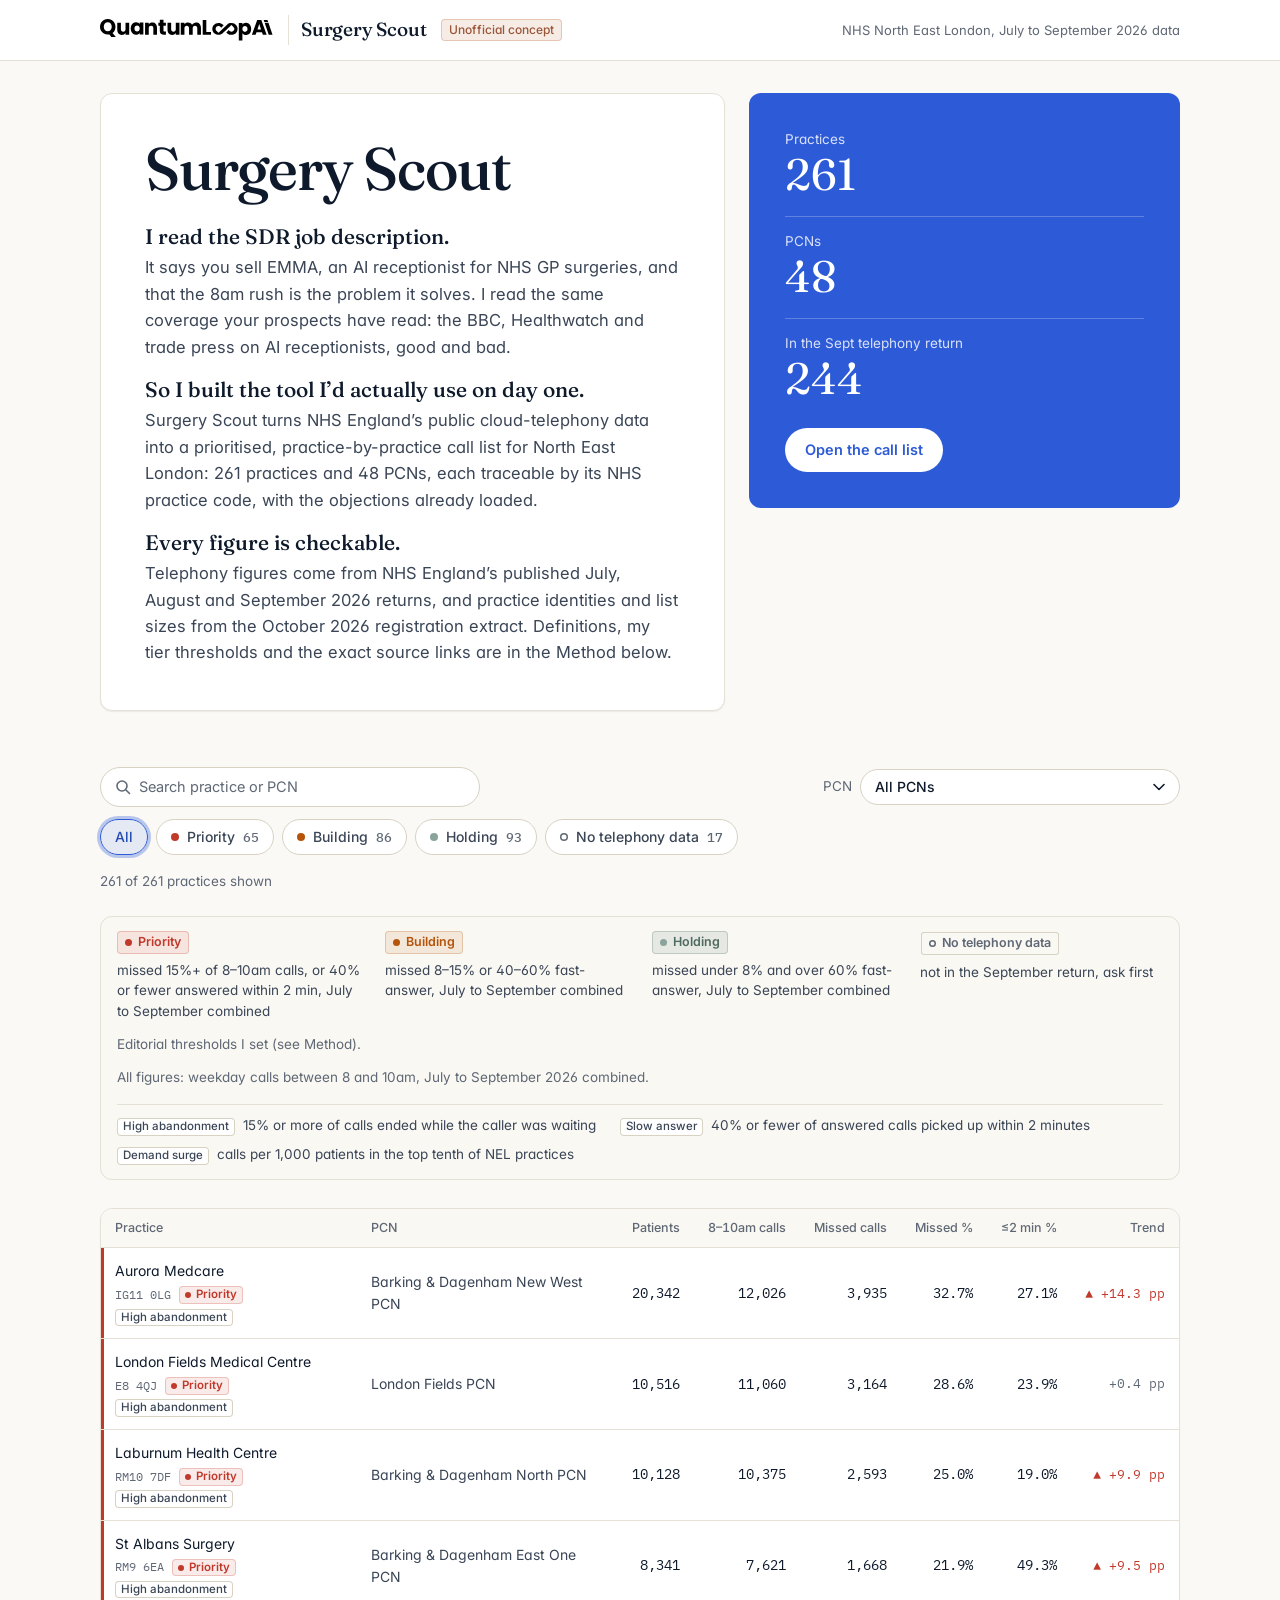
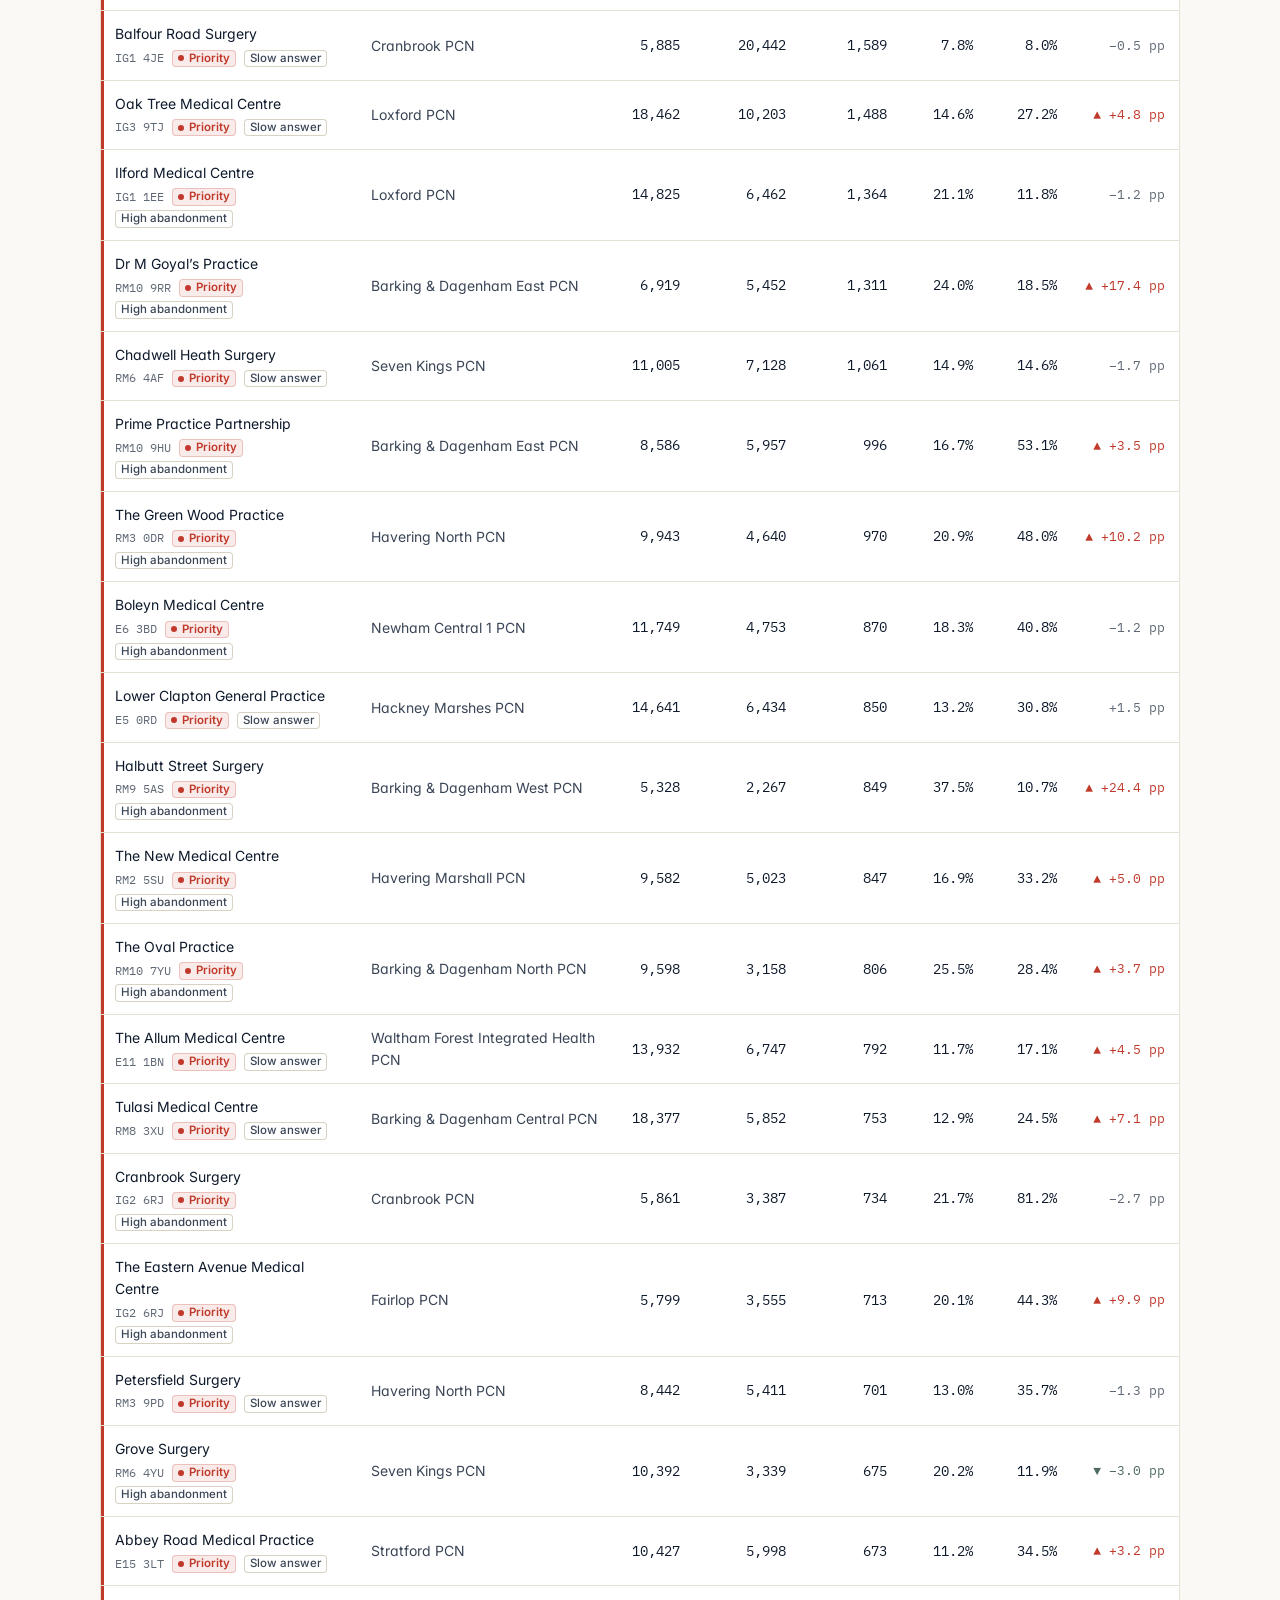
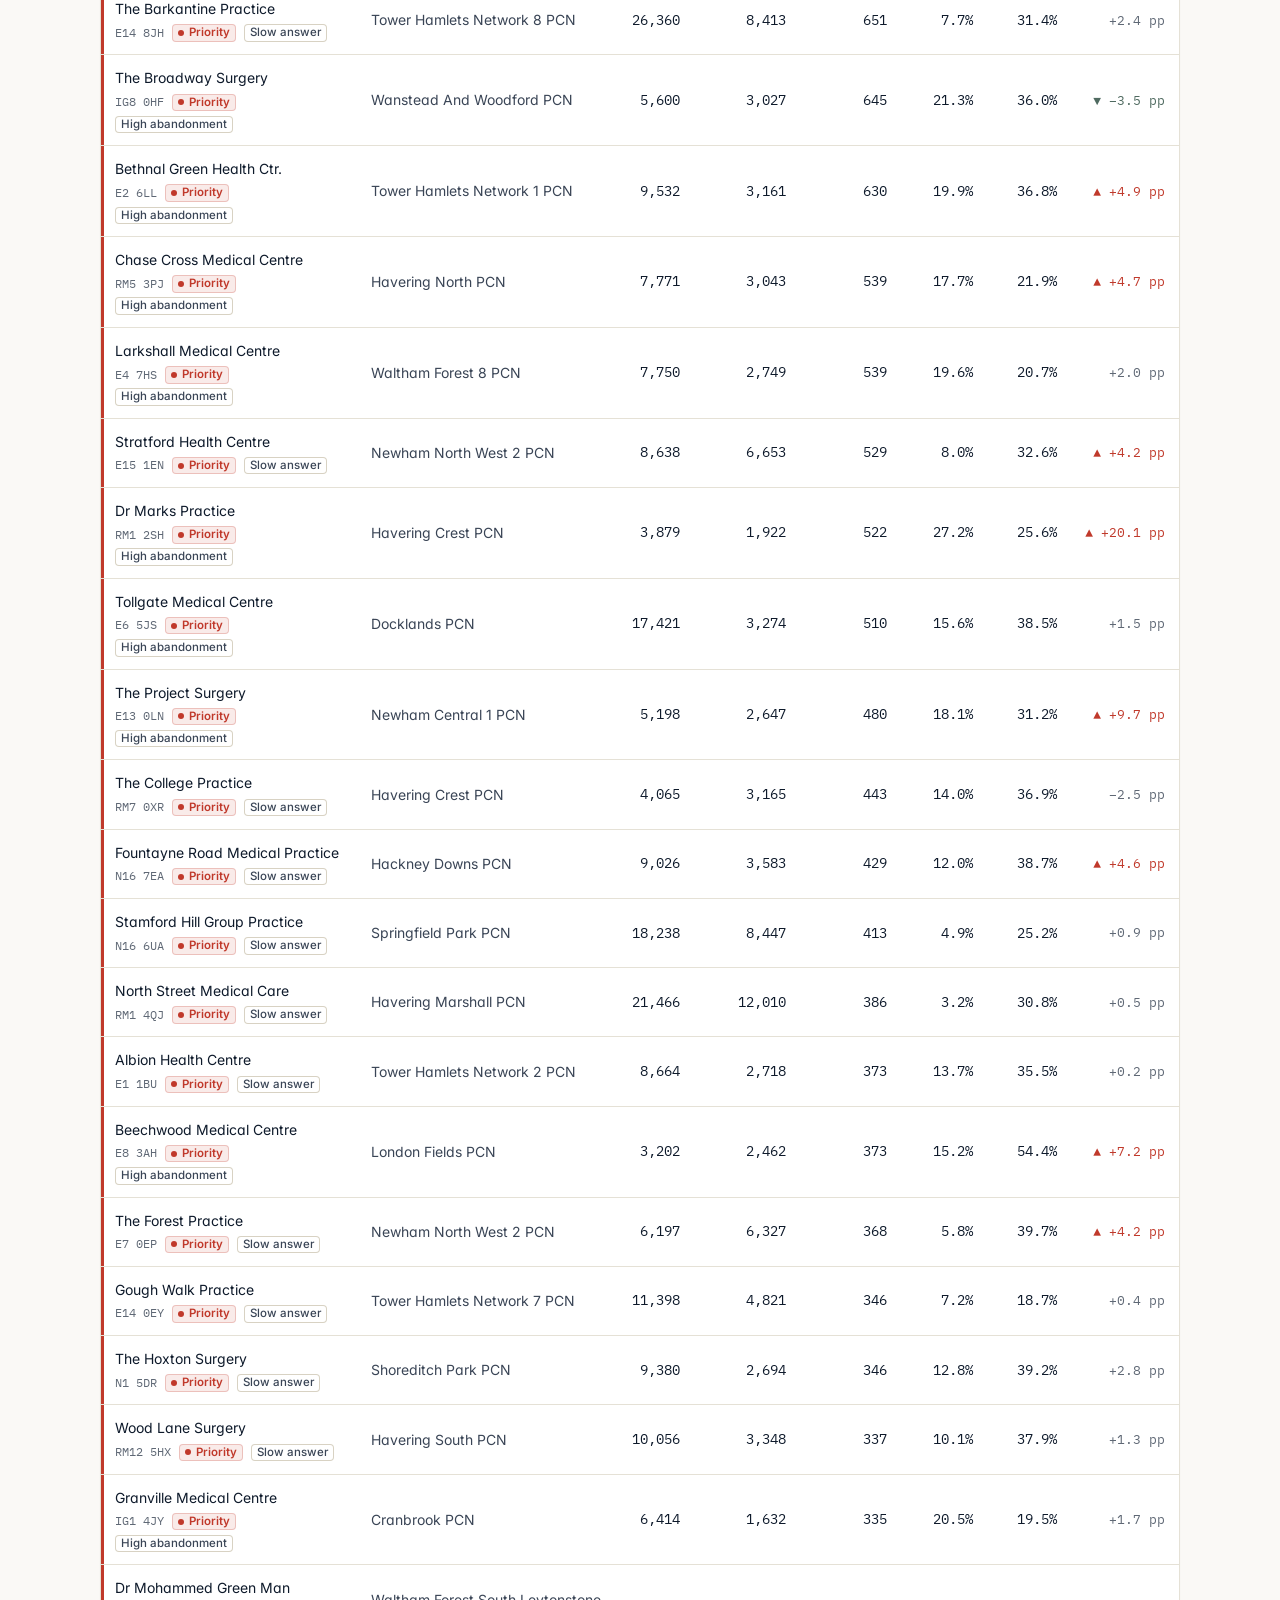
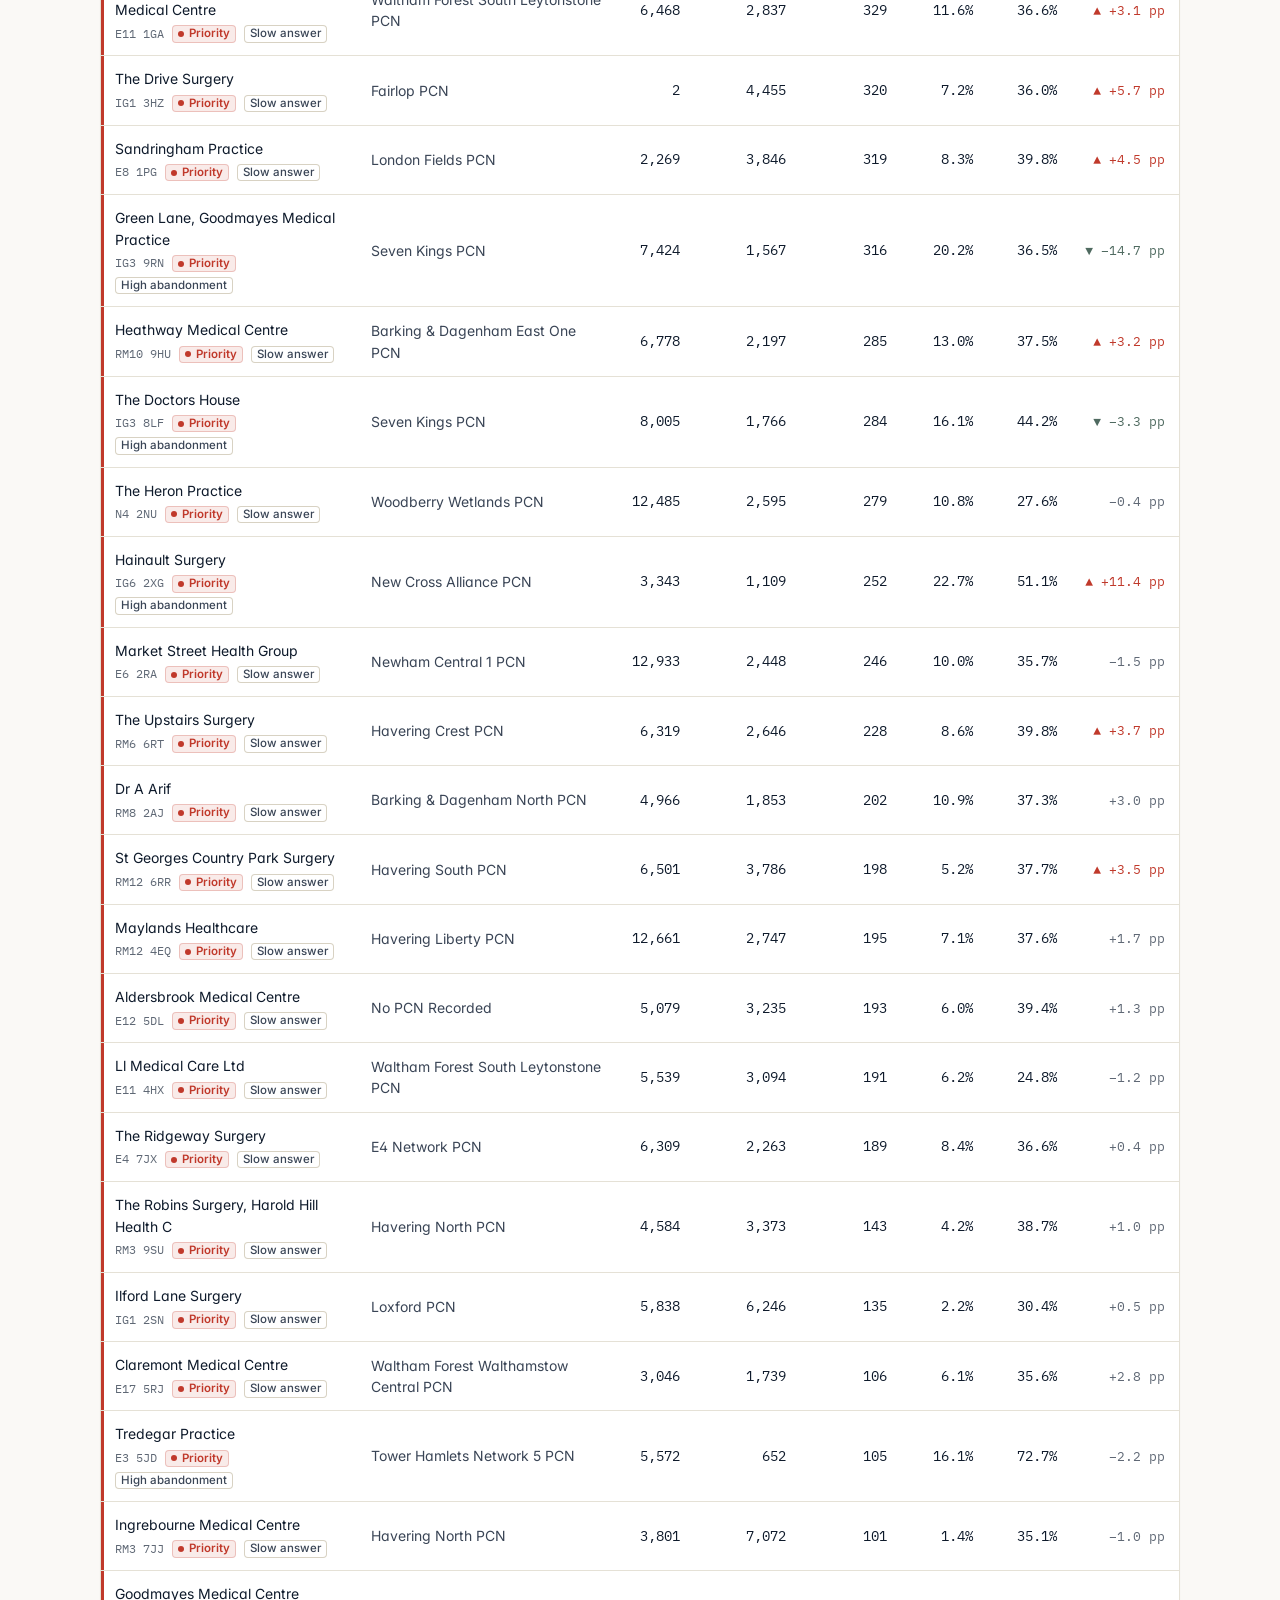
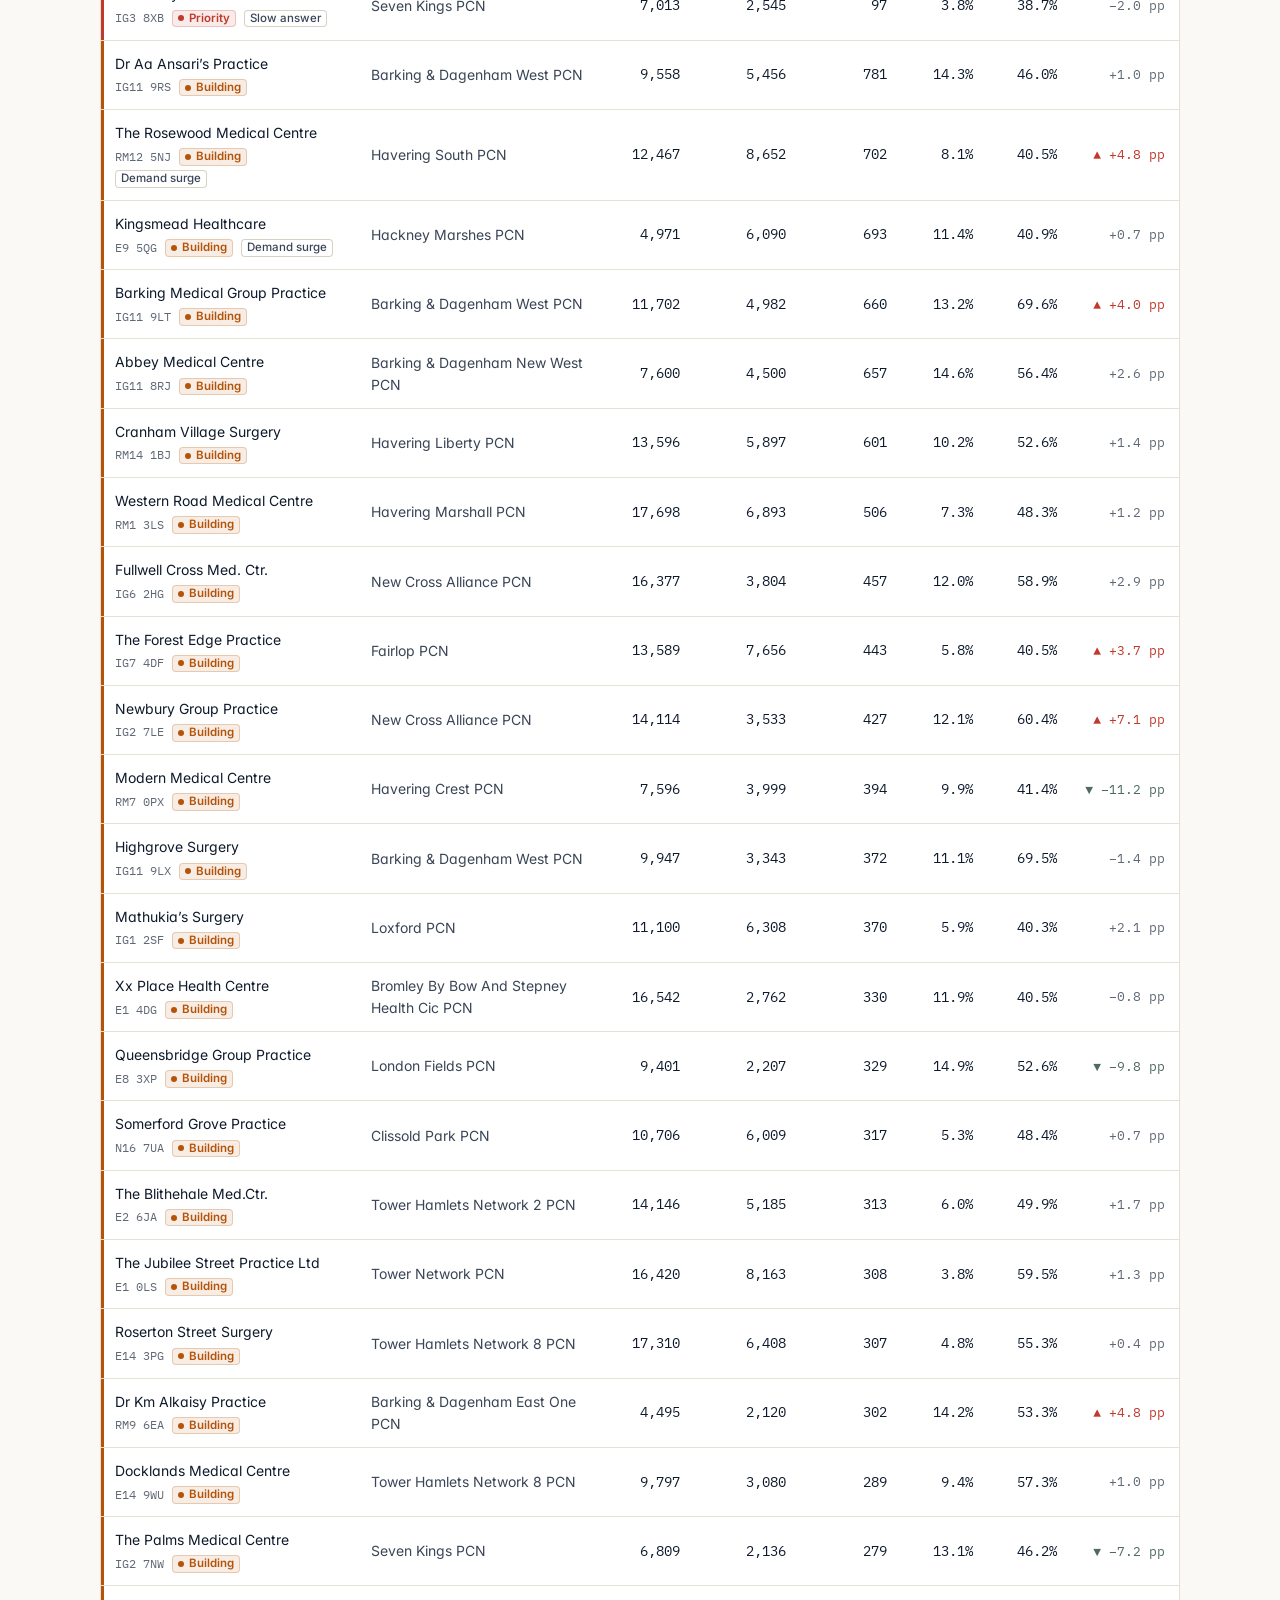
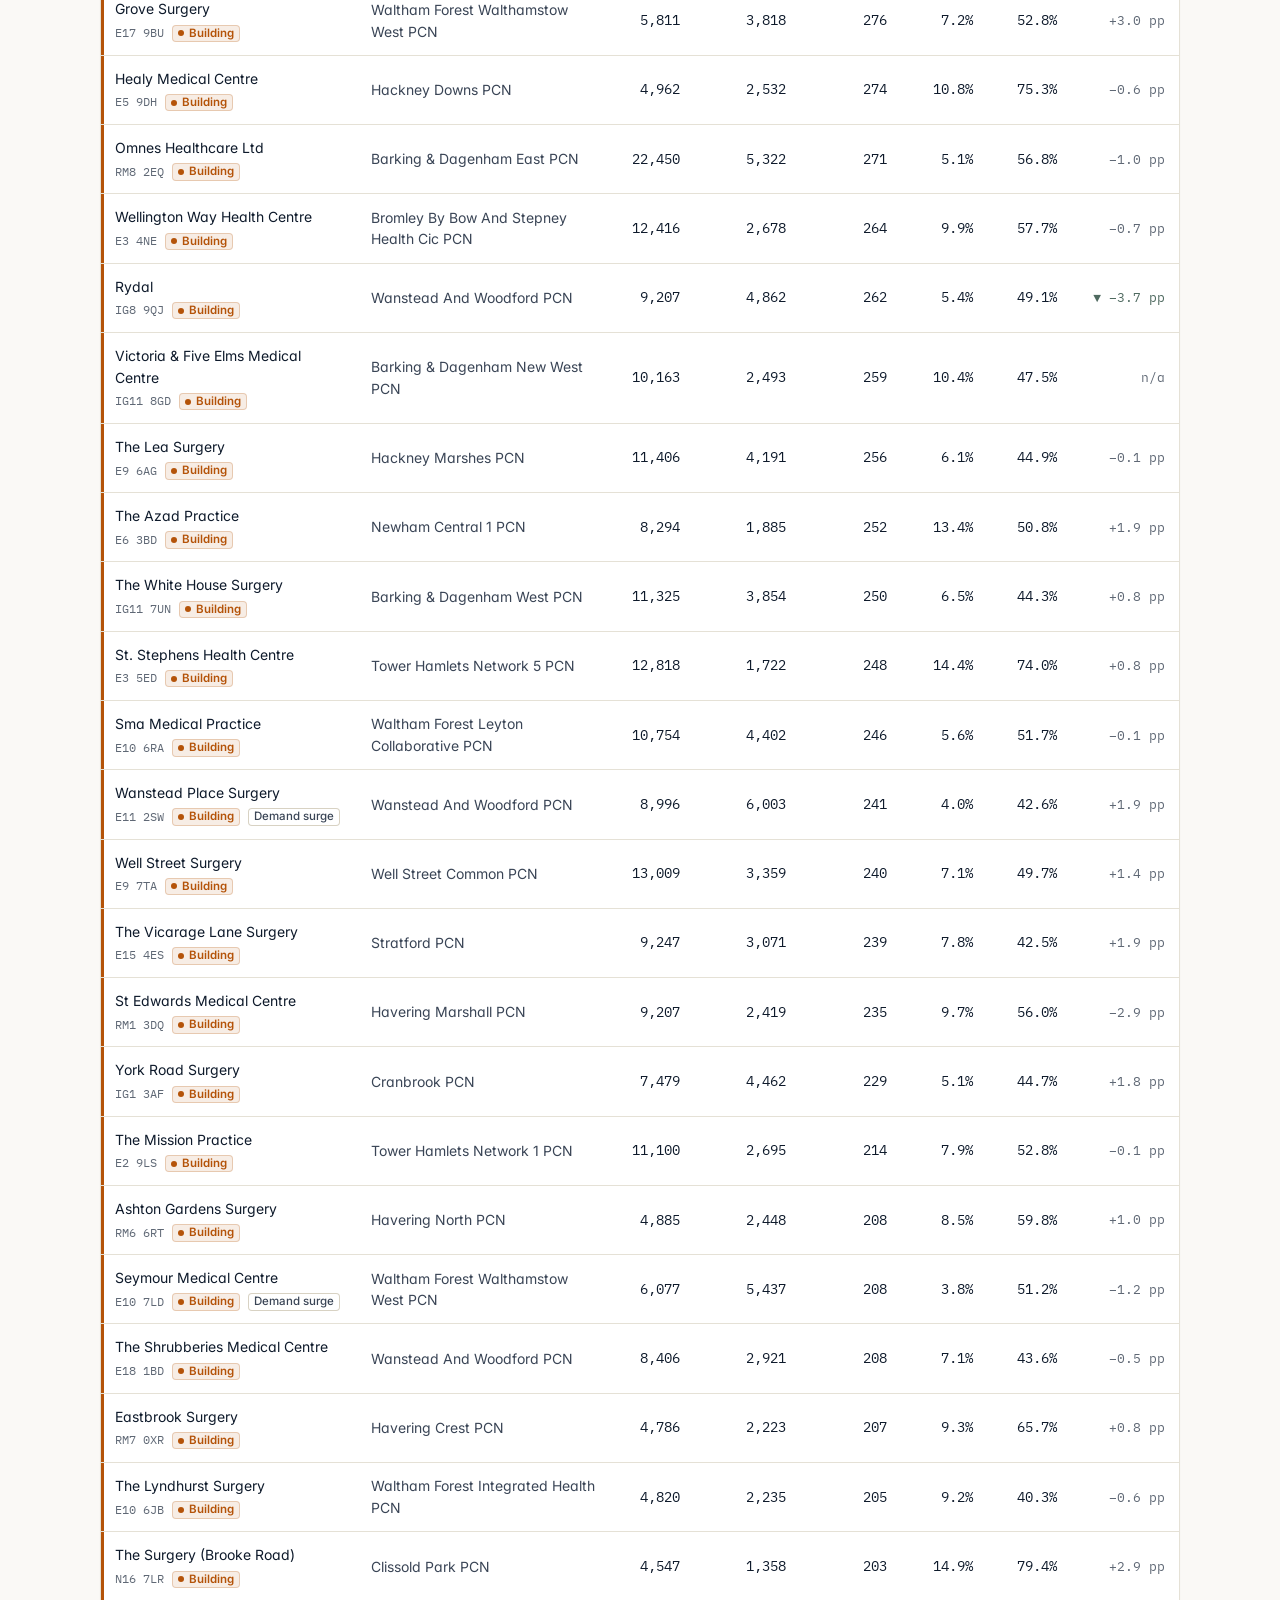
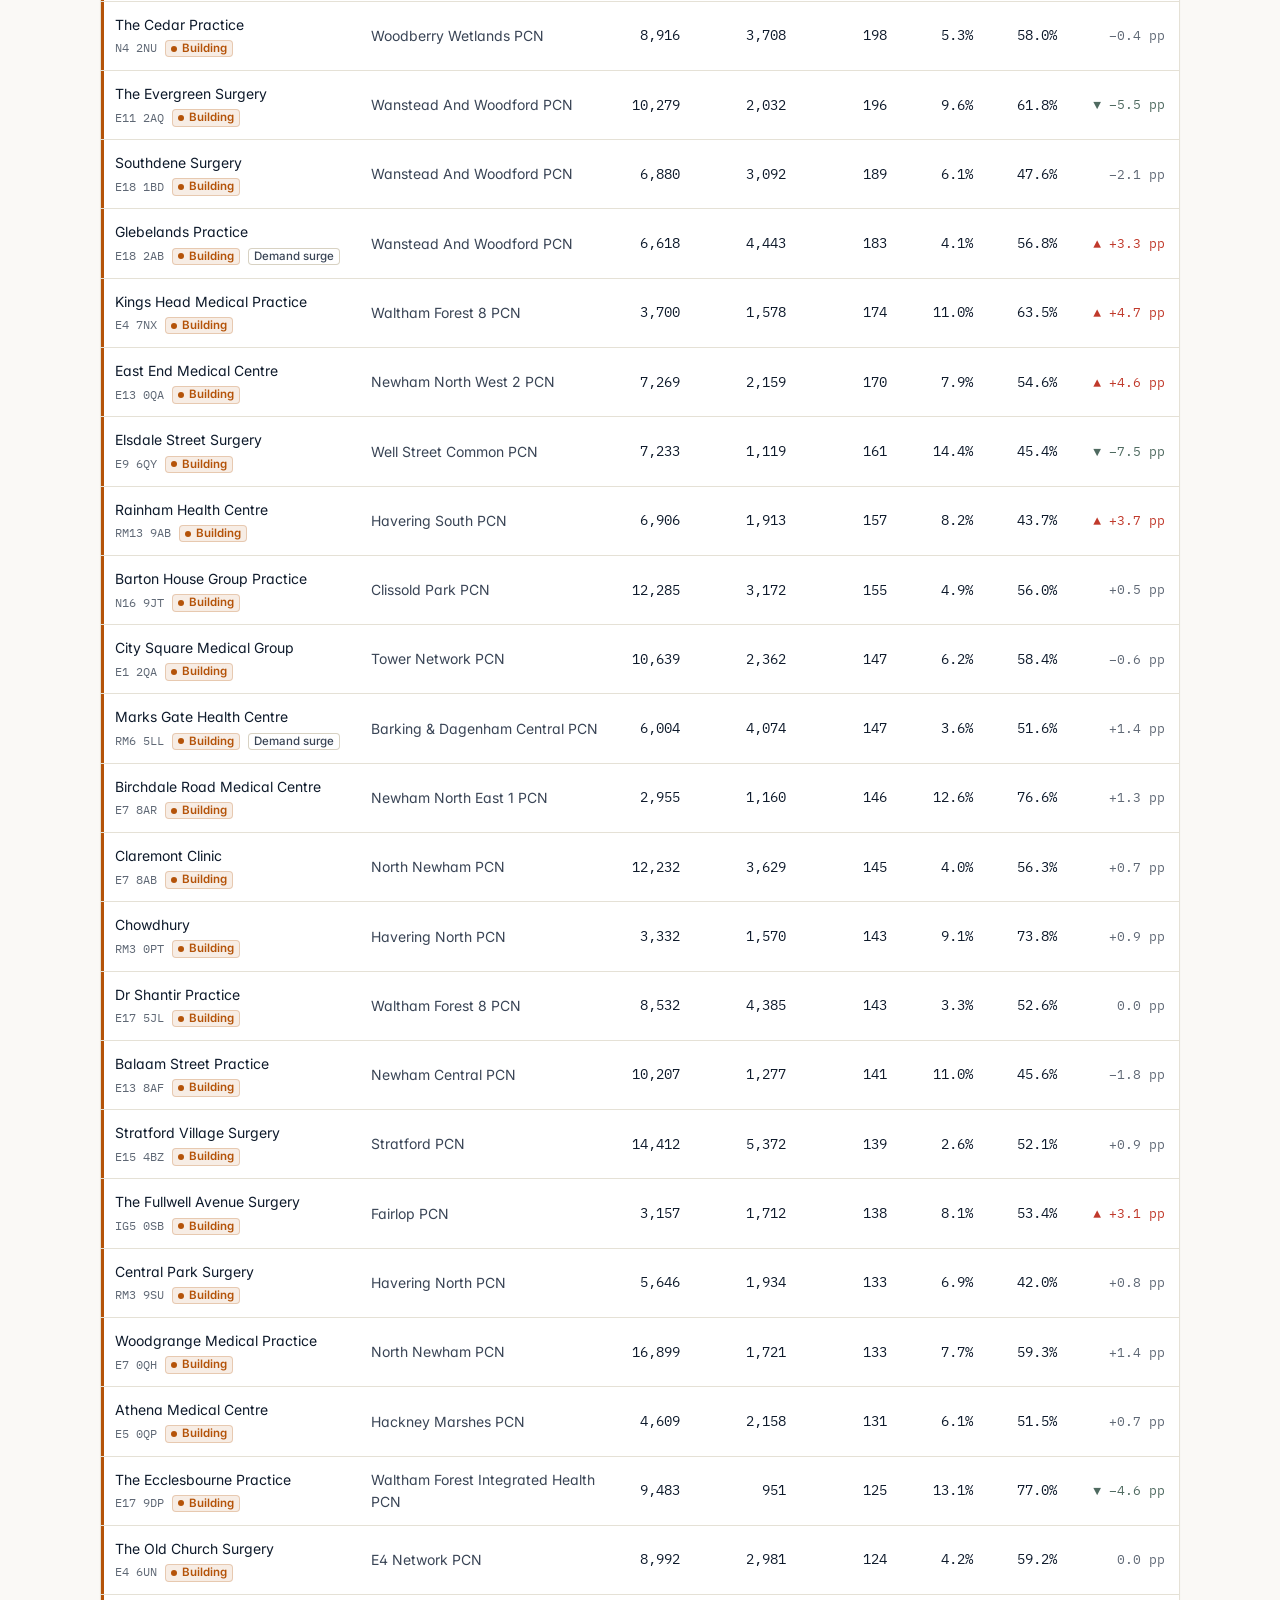
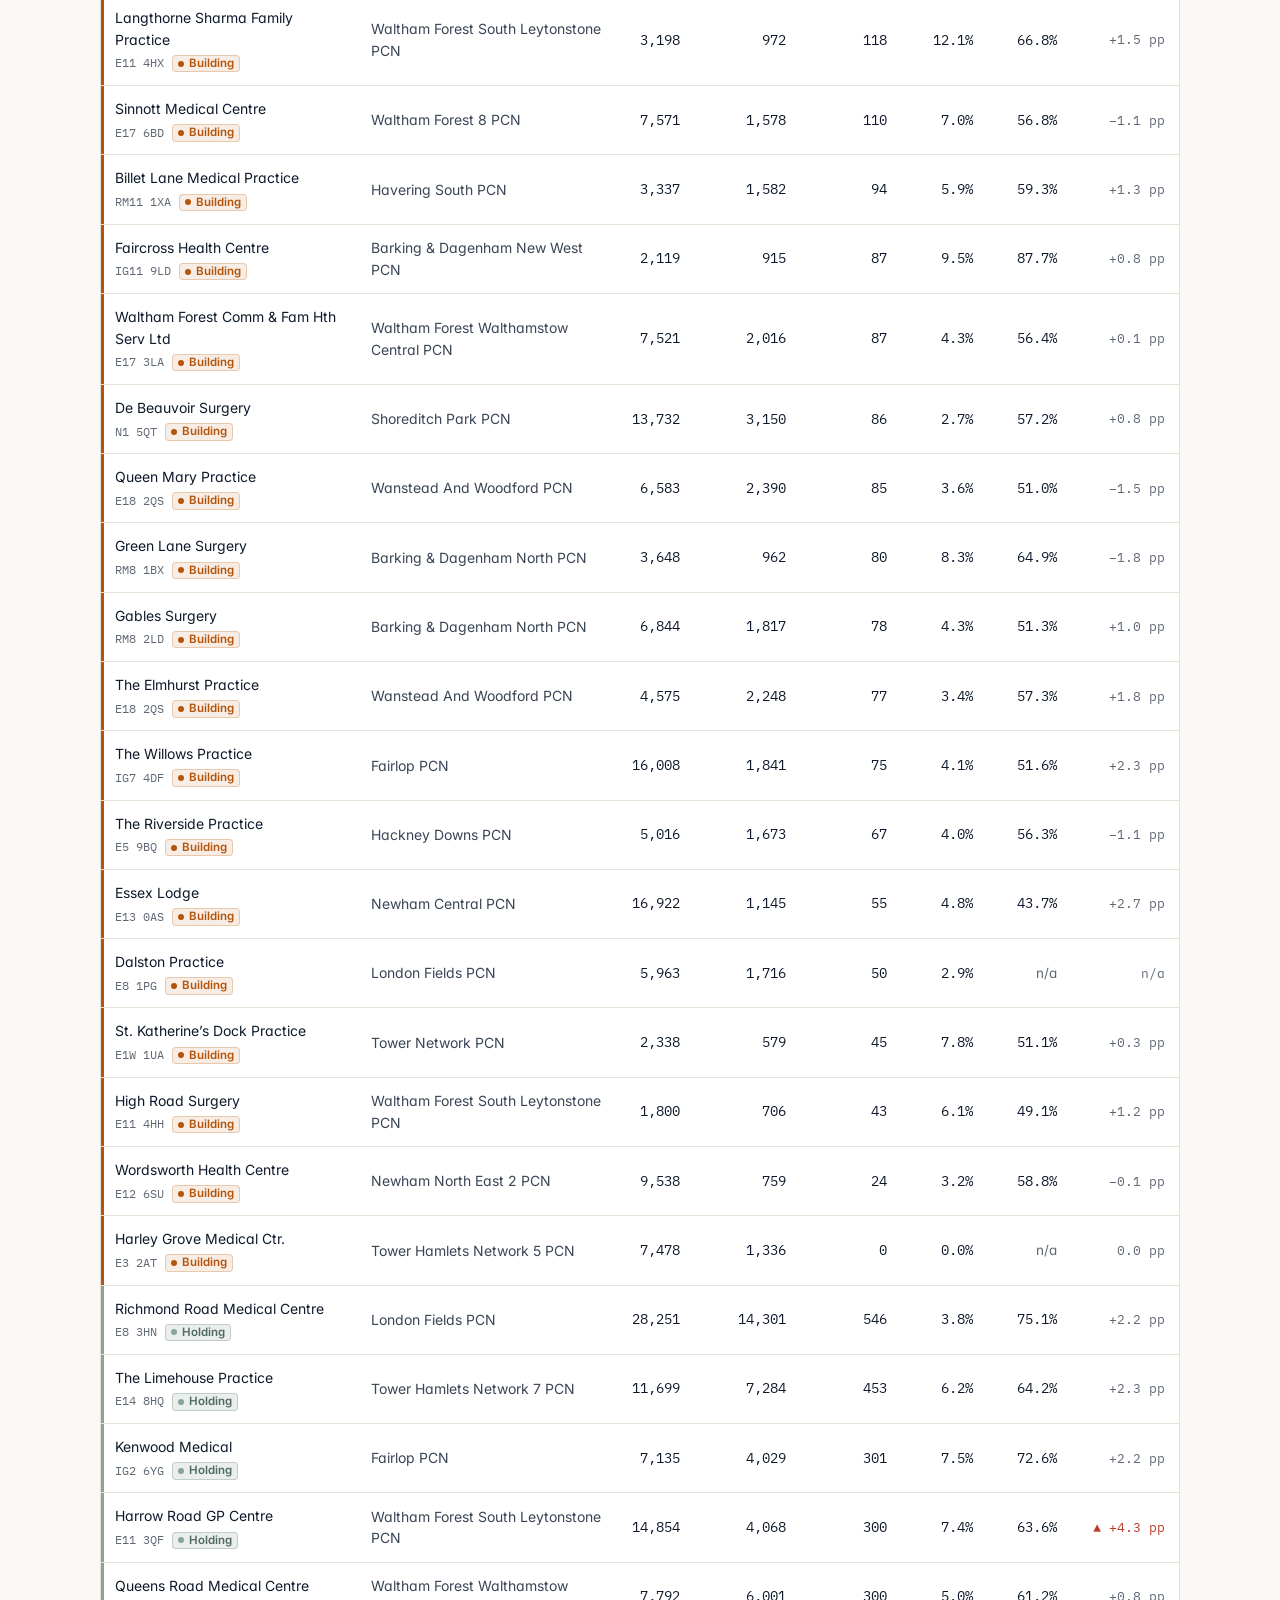
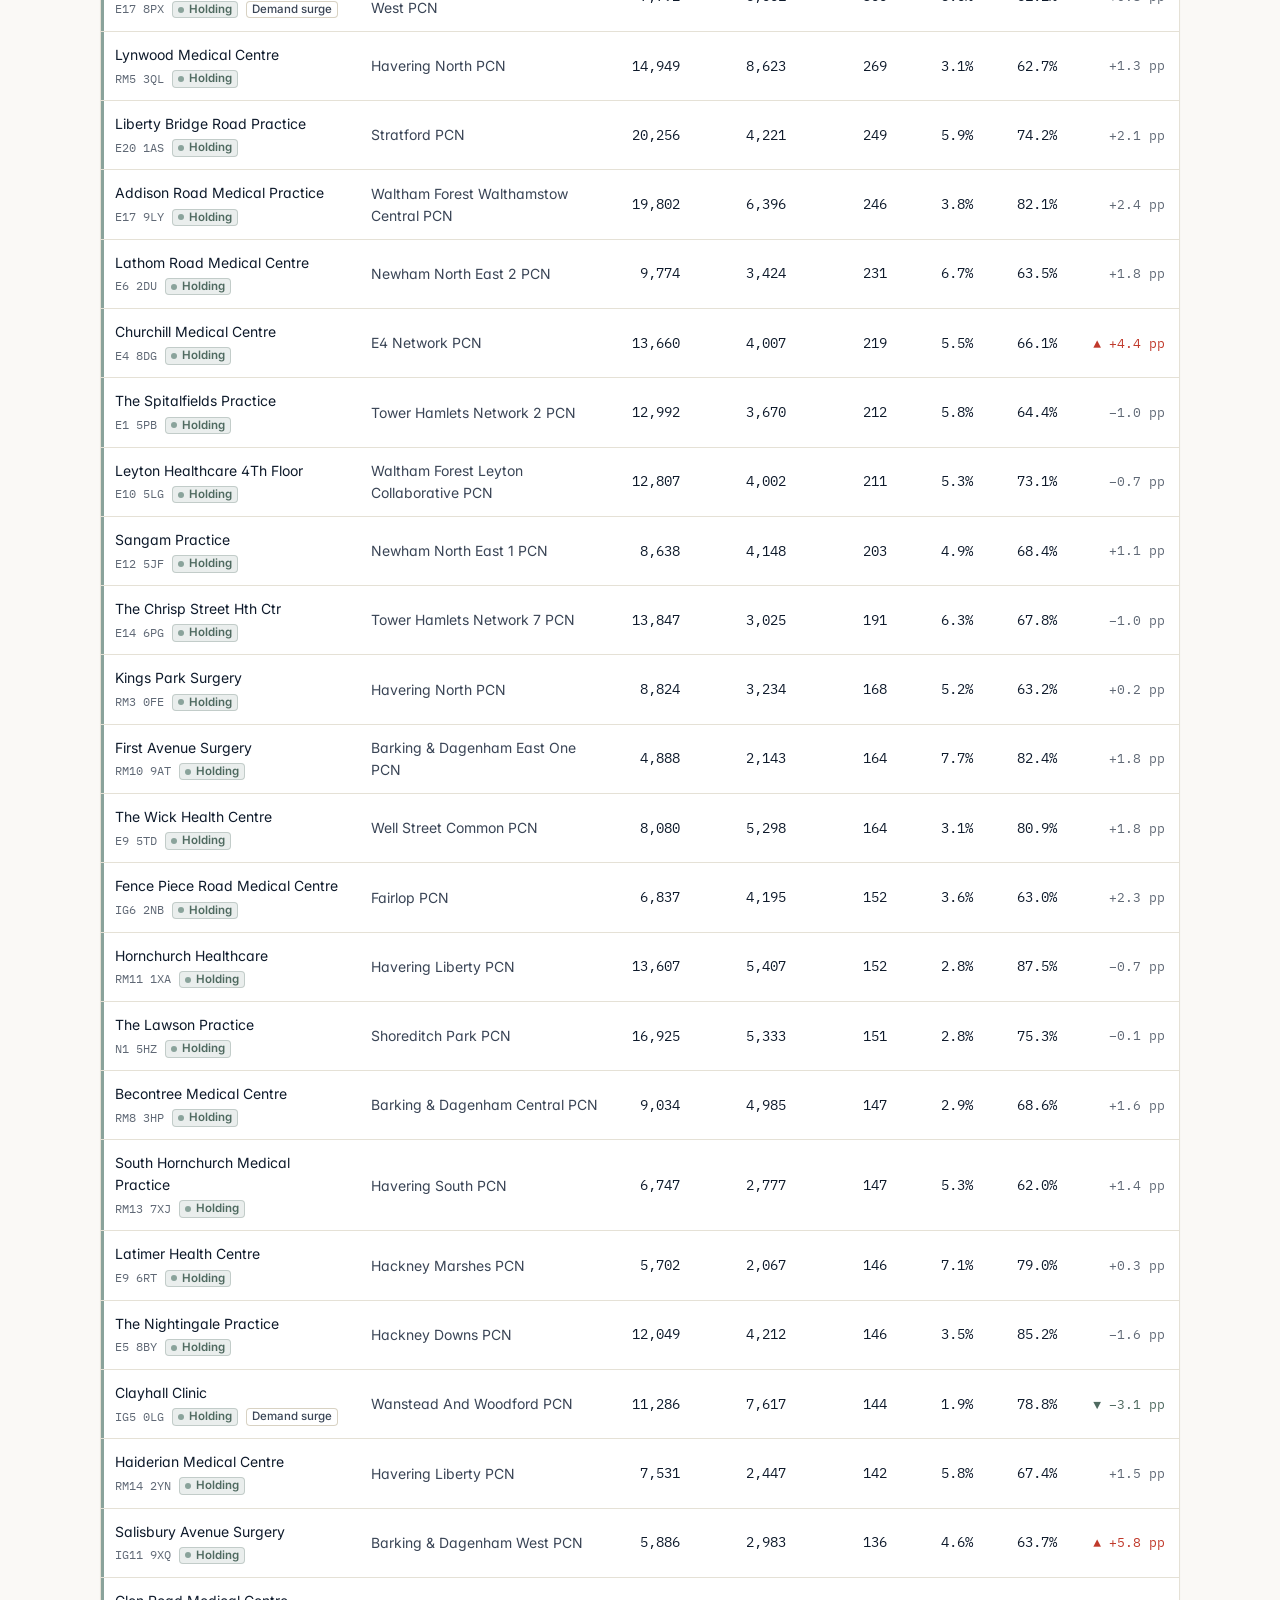
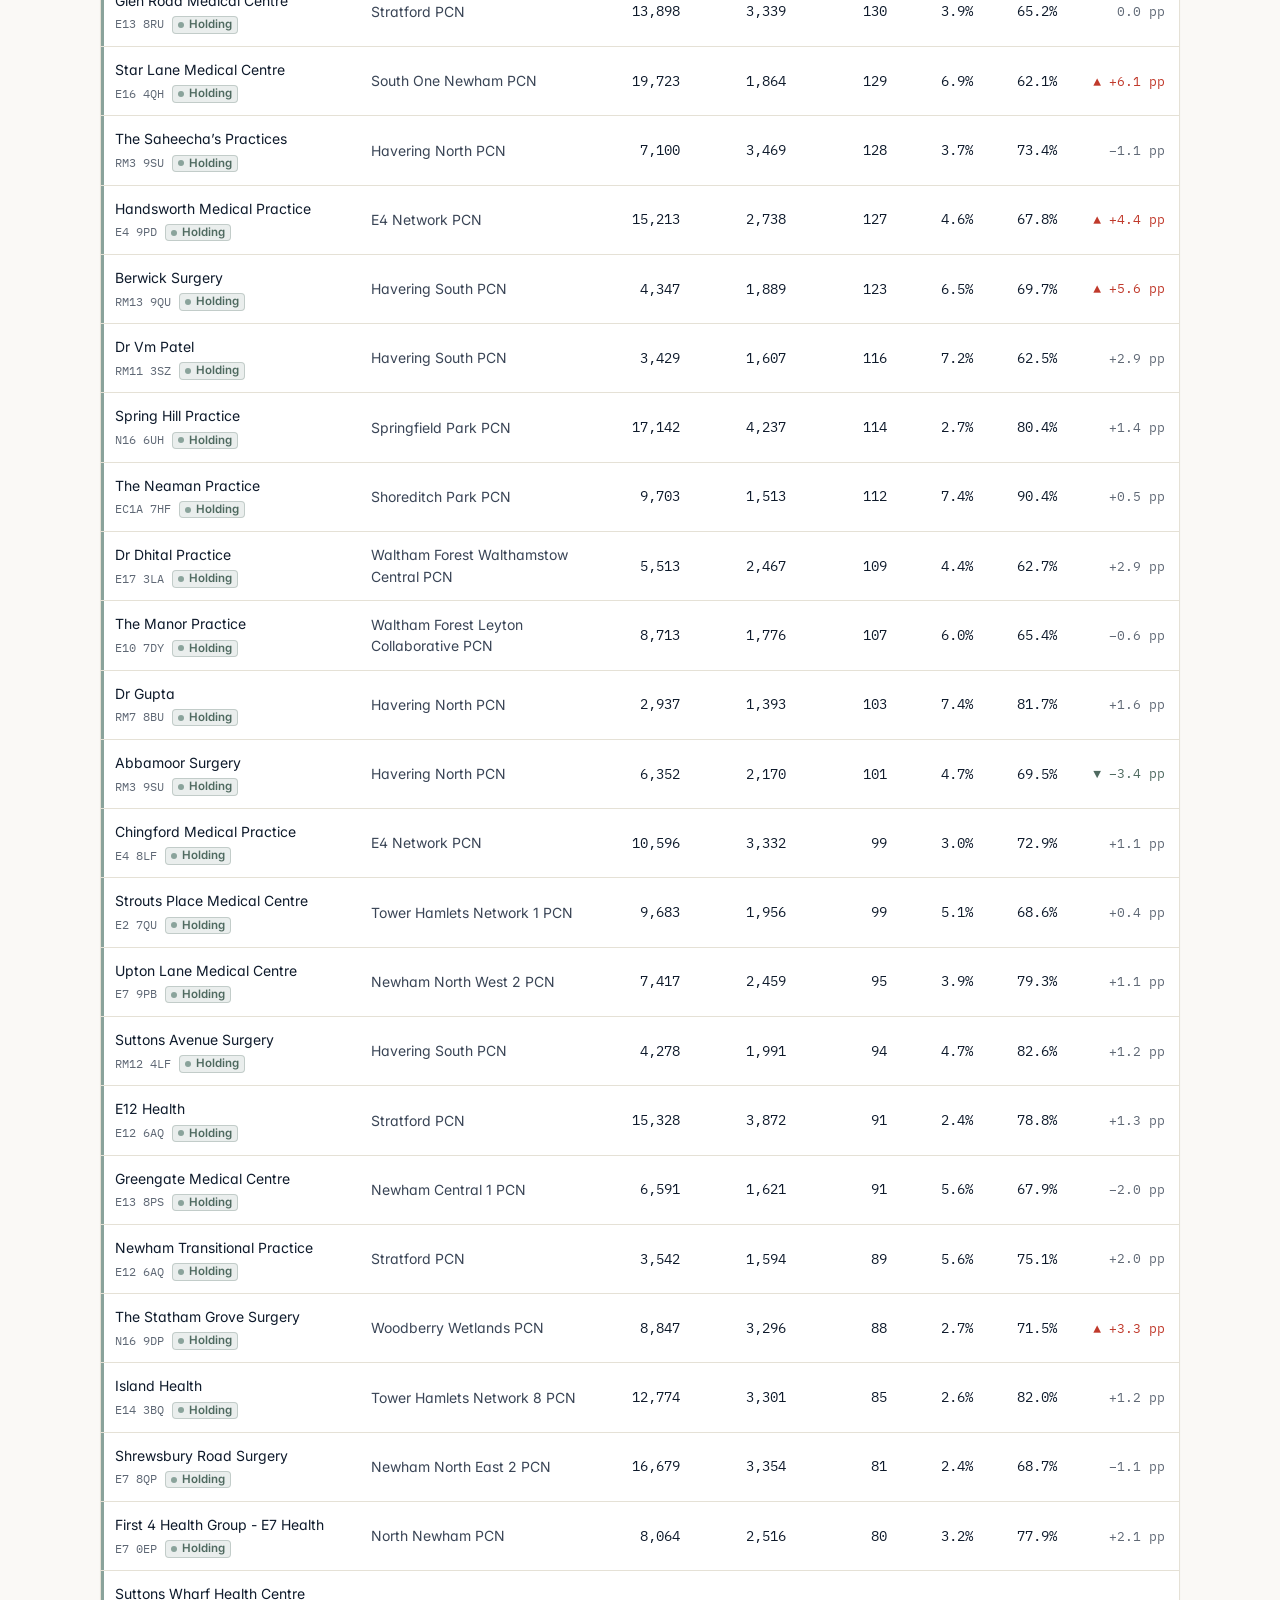
<file: site/index.html>
<!DOCTYPE html>
<html lang="en-GB">
<head>
<meta charset="UTF-8">
<meta name="viewport" content="width=device-width, initial-scale=1, viewport-fit=cover">
<meta name="robots" content="noindex">
<meta name="theme-color" content="#faf9f6">
<title>Surgery Scout: an unofficial QuantumLoopAI concept</title>
<link rel="preconnect" href="https://fonts.googleapis.com">
<link rel="preconnect" href="https://fonts.gstatic.com" crossorigin>
<link rel="stylesheet" href="https://fonts.googleapis.com/css2?family=Fraunces:ital,opsz,wght@0,9..144,400;0,9..144,500;1,9..144,400&family=IBM+Plex+Mono:wght@400;500&family=Inter:wght@400;500;600&display=swap">
<link rel="stylesheet" href="style.css">
</head>
<body>
<header class="topbar"><div class="topbar-inner">
  <a class="brand" href="#top"><img class="brand-logo" src="ql-black-logo.svg" alt="QuantumLoopAI"><span class="brand-name">Surgery Scout</span></a>
  <span class="chip chip-unofficial">Unofficial concept</span>
  <span class="topbar-meta">NHS North East London, July to September 2026 data</span>
</div></header>

<main>
<section class="hero" id="top">
  <div class="hero-letter">
    <h1>Surgery Scout</h1>
    <p class="pitch"><strong>I read the SDR job description.</strong> It says you sell EMMA, an AI receptionist for NHS GP surgeries, and that the 8am rush is the problem it solves. I read the same coverage your prospects have read: the BBC, Healthwatch and trade press on AI receptionists, good and bad.</p>
<p class="pitch"><strong>So I built the tool I&rsquo;d actually use on day one.</strong> Surgery Scout turns NHS England&rsquo;s public cloud-telephony data into a prioritised, practice-by-practice call list for North East London: 261 practices and 48 PCNs, each traceable by its NHS practice code, with the objections already loaded.</p>
<p class="pitch"><strong>Every figure is checkable.</strong> Telephony figures come from NHS England&rsquo;s published July, August and September 2026 returns, and practice identities and list sizes from the October 2026 registration extract. Definitions, my tier thresholds and the exact source links are in the Method below.</p>
  </div>
  </div>
  <aside class="hero-panel" aria-label="Data scope">
    <dl class="hero-facts">
      <div><dt>Practices</dt><dd>261</dd></div>
      <div><dt>PCNs</dt><dd>48</dd></div>
      <div><dt>In the Sept telephony return</dt><dd>244</dd></div>
    </dl>
    <a class="btn btn-on-signal" href="#list">Open the call list</a>
  </aside>
</section>

<section class="controls" id="list">
  <input type="search" class="search" id="search" placeholder="Search practice or PCN" aria-label="Search practices or PCNs">
    <div class="tf-group" role="group" aria-label="Filter by tier">
      <button class="tf active" data-tier="all" aria-pressed="true">All</button>
      <button class="tf" data-tier="priority" aria-pressed="false">Priority <span class="count">68</span></button>
      <button class="tf" data-tier="building" aria-pressed="false">Building <span class="count">84</span></button>
      <button class="tf" data-tier="holding" aria-pressed="false">Holding <span class="count">92</span></button>
      <button class="tf" data-tier="nodata" aria-pressed="false">No telephony data <span class="count">17</span></button>
    </div>
    <label class="field"><span>PCN</span><select id="pcnFilter"><option value="">All PCNs</option></select></label>
  <p class="result-count" id="count" aria-live="polite"></p>
  <ul class="legend">
    <li><span class="badge priority">Priority</span> missed 15%+ of 8&ndash;10am calls, or 40% or fewer answered within 2 min, July to September combined</li>
    <li><span class="badge building">Building</span> missed 8&ndash;15% or 40&ndash;60% fast-answer, July to September combined</li>
    <li><span class="badge holding">Holding</span> missed under 8% and over 60% fast-answer, July to September combined</li>
    <li><span class="badge nodata">No telephony data</span> not in the September return, ask first</li>
    <li class="legend-note">Editorial thresholds I set (see Method).</li>
    <li class="legend-note">All figures: weekday calls between 8 and 10am, July to September 2026 combined.</li>
    <li class="legend-row"><ul class="legend-reasons" aria-label="Reason codes">
      <li><span class="reason">High abandonment</span> 15% or more of calls ended while the caller was waiting</li>
      <li><span class="reason">Slow answer</span> 40% or fewer of answered calls picked up within 2 minutes</li>
      <li><span class="reason">Demand surge</span> calls per 1,000 patients in the top tenth of NEL practices</li>
    </ul></li>
  </ul>
</section>

<div class="table-wrap">
  <table id="ptable">
    <thead><tr>
      <th data-k="name">Practice</th><th data-k="pcn">PCN</th><th data-k="patients" class="num">Patients</th>
      <th data-k="inbound" class="num">8&ndash;10am calls</th><th data-k="missed" class="num">Missed calls</th><th data-k="missed_pct" class="num">Missed %</th><th data-k="fast2_pct" class="num">&le;2 min %</th><th data-k="trend" class="num">Trend</th>
    </tr></thead>
    <tbody id="tbody"></tbody>
  </table>
</div>

<aside id="detail" class="detail detail-drawer hidden" aria-live="polite"></aside>

<section class="pcn">
  <h2>PCN view: where a network conversation makes sense</h2>
  <p>Practices in the same Primary Care Network often share telephony and buying decisions. Networks with several Priority practices are where one conversation can open a cluster.</p>
  <div class="table-wrap">
    <table>
      <thead><tr><th>PCN</th><th class="num">Practices</th><th class="num">Priority</th><th class="num">Building</th><th class="num">Network missed % (8&ndash;10am, Jul&ndash;Sep)</th><th class="num">Patients</th></tr></thead>
      <tbody id="pcnbody"></tbody>
    </table>
  </div>
</section>

<section class="objections">
  <h2>The objections are already public, so is the preparation</h2>
  <p>AI receptionists have had press, some of it hard. An SDR who hasn&rsquo;t read it gets flattened on the first call. These cards are the two questions I&rsquo;d expect first, and how I&rsquo;d handle them.</p>
  <div class="cards">
    <article class="card">
      <h3>&ldquo;We read about the accent problem.&rdquo;</h3>
        <p>On 10 July 2026, Healthwatch Rotherham published patient concerns about EMMA struggling with non-standard accents and speech difficulties, naming QuantumLoopAI as the company behind the system. In August the BBC reported the Rotherham concerns, and separately that a Doncaster surgery stopped using EMMA after a stroke patient repeatedly couldn&rsquo;t get through to book.</p>
        <p class="answer"><strong>The honest answer:</strong> acknowledge it, then go to what the company actually says. QuantumLoopAI&rsquo;s published response states EMMA does not make clinical decisions, is trained on a wide range of accents and dialects, and supports 17 languages; their own materials say callers can ask for a member of staff at any time and practices can configure priority routing so patients who need a person get one. Then the discovery question that matters: <em>&ldquo;How are you measuring whether every patient cohort gets through today?&rdquo;</em> A practice whose phone performance is already failing some patients has that problem with or without EMMA.</p>
        <ul class="sources"><li><a href="https://www.healthwatchrotherham.org.uk/blog/2026-07-10/patient-concern-over-ai-receptionist-emma-what-you-need-know" target="_blank" rel="noopener">Healthwatch Rotherham, 10 Jul 2026</a></li><li><a href="https://www.bbc.co.uk/news/articles/c141dn3d26do" target="_blank" rel="noopener">BBC, Aug 2026</a></li><li><a href="https://www.bbc.co.uk/news/articles/c4gql3gz9z7o" target="_blank" rel="noopener">BBC, 26 Aug 2026</a></li></ul>
    </article>
    <article class="card">
      <h3>&ldquo;Is this even allowed under our GP contract?&rdquo;</h3>
        <p>Pulse reported on 9 April 2026 that NHS England advice, shared with practices by North East and North Cumbria ICB, warned that AI receptionist call handling could put practices in breach of their GP contract - specifically the obligation to share digital-telephony data with NHS England, which an AI layer can obscure.</p>
        <p class="answer"><strong>The honest answer:</strong> it&rsquo;s a real question with a real shape, and the SDR should know it cold. The reported advice concerns telephony data reporting, not a ban on AI reception. It&rsquo;s also a question for the company&rsquo;s compliance pack, not for improvisation on a call: <em>&ldquo;That&rsquo;s exactly what our compliance documentation covers - the NHS telephony reporting still flows. Can I set that up with your practice manager?&rdquo;</em> Local ICBs may issue their own advice, so checking what the practice&rsquo;s ICB has said is part of pre-call research, not an afterthought.</p>
        <ul class="sources"><li><a href="https://www.pulsetoday.co.uk/news/technology/gps-told-to-ensure-they-are-not-breaching-contract-when-using-ai-receptionists/" target="_blank" rel="noopener">Pulse, 9 Apr 2026</a> (registration may be required)</li></ul>
    </article>
  </div>
</section>

<section class="method" id="method">
  <h2>Method, sources and limits</h2>
  <ul class="method-list">
<li><strong>Data.</strong> NHS England <em>Cloud Based Telephony Data in General Practice</em>, July, August and September 2026 returns: practice-level inbound calls, calls ended during the IVR stage, answered calls by wait time, missed calls and callbacks. <a href="https://digital.nhs.uk/data-and-information/publications/statistical/cloud-based-telephony-data-in-general-practice/september-2026" target="_blank" rel="noopener">Publication page</a> &middot; <a href="https://files.digital.nhs.uk/9D/8AE597/Cloud%20Based%20Telephony%20Metadata%202026.xlsx" target="_blank" rel="noopener">Field metadata</a><br><span id="m-sources"></span></li>
          <li><strong>What &ldquo;missed&rdquo; means here.</strong> Per NHS England&rsquo;s definitions, each inbound call ends in one of four counted outcomes: answered, missed, ended during the IVR message before joining the queue, or callback requested. This tool&rsquo;s &ldquo;missed&rdquo; is exactly the missed category - calls not dealt with, voicemails included - and excludes IVR-stage exits (about a quarter of inbound calls nationally - 25.4% across July to September 2026), which are counted separately. These are call outcomes, not people: the same caller may ring several times, succeed on a later attempt, or choose a callback, so the counts show call volumes, not unmet patient need. NHS England also notes outcome totals do not reconcile exactly for a large number of practices (it is working with suppliers on why).</li>
          <li><strong>Practice identity, list sizes, PCNs.</strong> NHS England <em>Patients Registered at a GP Practice</em>, October 2026 extract. <a href="https://digital.nhs.uk/data-and-information/publications/statistical/patients-registered-at-a-gp-practice" target="_blank" rel="noopener">Publication page</a> &middot; <a id="m-registration" href="https://files.digital.nhs.uk/FB/7851F6/gp-reg-pat-prac-all.zip" target="_blank" rel="noopener">Registration file</a>. All public data, used under the <a href="https://www.nationalarchives.gov.uk/doc/open-government-licence/version/3/" target="_blank" rel="noopener">Open Government Licence v3.0</a>. No patient-level data exists in these datasets or in this tool.</li>
          <li><strong>Three months, combined.</strong> Every rate adds up the counts for July, August and September first, then divides once, so a busy month weighs more than a quiet one. &ldquo;8&ndash;10am&rdquo; is the publication&rsquo;s weekday Core 8&ndash;10 category; all-day calls are Core 8&ndash;10 plus Core 10&ndash;18:30. &ldquo;Missed %&rdquo; = missed &divide; inbound. &ldquo;&le;2 min %&rdquo; = calls answered within 120 seconds &divide; all answered calls, and &ldquo;&le;30 s %&rdquo; = calls answered within 30 seconds &divide; all answered calls; both sides of each come from the Calls Answered file, so they are consistent. A month a practice is missing from is left out, not counted as zero, and the practice&rsquo;s detail says when fewer than three months are behind its figures. Benchmark: NEL&rsquo;s tiered practices missed <span data-fig="benchPct"></span> of 8&ndash;10am calls from July to September (<span data-fig="benchMissed"></span> of <span data-fig="benchInbound"></span>).</li>
          <li><strong>Tier rule (editorial thresholds I set).</strong> Priority: missed 15.0% or more, or 40.0% or fewer answered within 2 minutes. Building: not Priority, and missed 8.0% or more, or 60.0% or fewer answered within 2 minutes. Holding: missed under 8.0% and over 60.0% answered within 2 minutes; a practice with no answer-time data can&rsquo;t show that, so it sits in Building. No telephony data: not in the September return, whatever July or August show. Thresholds are compared on unrounded figures. The table sorts by tier, then by the raw count of missed 8&ndash;10am calls, not an invented score. A tier is a reason a conversation might be relevant: measured phone pressure, not proven buying intent, budget or authority. High pressure is a phone-system problem, not a judgement of care quality or of the practice&rsquo;s staff.</li>
          <li><strong>Reason codes.</strong> They explain a tier and never rank practices. <em>High abandonment</em>: missed 15.0% or more. <em>Slow answer</em>: 40.0% or fewer of answered calls picked up within 2 minutes. <em>Demand surge</em>: calls per 1,000 patients at or above <span data-fig="demandCut"></span>, the 90th percentile (nearest-rank method, rank <span data-fig="demandRank"></span> of <span data-fig="demandN"></span>) of practices that are in the September return, have a list size above zero and have two or more months of data. The detail lists every code that applies; the table row shows the first match in the order abandonment, slow, demand. Every Priority practice carries abandonment or slow by construction; a Building or Holding practice can carry demand alone.</li>
          <li><strong>Trend (editorial).</strong> September missed % minus July missed %, in percentage points. It needs both months with at least 100 inbound 8&ndash;10am calls each; otherwise it shows n/a. A rise of 3.0 points or more counts as worsening (&#9650;), a fall of 3.0 points or more as improving (&#9660;), anything between as steady. The 3-point threshold is my editorial choice. Trend never changes a tier.</li>
          <li><strong>Why 30 seconds.</strong> EMMA&rsquo;s published standard is three rings, but EMMA does not publish how long a ring is, and NHS data groups answer times into 30-second bands. The three-ring promise cannot be verified from these bands, so this site uses calls answered within 30 seconds as the closest available proxy. It is a different measure, not evidence that the three-ring standard was met.</li>
          <li><strong>Calls per 1,000 patients.</strong> 8&ndash;10am inbound calls from July to September, divided by the number of months with data to give a monthly average, divided by registered patients (October 2026 extract), times 1,000. Shown as a whole number. It counts calls, not people, so repeat calls push it up.</li>
          <li><strong>Low call volume.</strong> A practice with fewer than 300 inbound 8&ndash;10am calls across the months combined is flagged in its detail, because its rates move a lot from month to month. It is still tiered. Practices flagged in this data: <span data-fig="lowVolume"></span>.</li>
          <li><strong>Scope is one ICB</strong> (North East London: <span data-fig="total">261</span> practices, <span data-fig="inLast">244</span> in the September return = <span data-fig="inLastPct">93%</span>, the highest coverage of the five London ICBs, which range 82&ndash;91% in the same data). Chosen because it&rsquo;s the home patch for a Canary Wharf-based SDR and coverage makes it the cleanest demonstration. The same method rolls out nationally.</li>
          <li><strong>Coverage caveats.</strong> The return covers practices whose telephony supplier provides data; practices not in the return are marked &ldquo;No telephony data&rdquo; - an open question for the first call, not a verdict. A practice that already runs an AI receptionist or diverts calls may show distorted numbers.</li>
          <li><strong>Customer status.</strong> QuantumLoopAI&rsquo;s customer list is not public. No practice in this tool should be treated as confirmed net-new; check the CRM before any outreach. (The one customer I could confirm publicly, Priory Medical Centre in York, is outside this patch.)</li>
          <li><strong>Not in v1.</strong> GP Patient Survey phone-access results (public, practice-level; not merged in v1), national rollout, monthly auto-refresh. Each is a week-one addition with a known build plan.</li>
          <li><strong>Clinical safety note.</strong> Call-volume data says nothing about any individual patient&rsquo;s needs or ability to use any system. This tool ranks phone queues, never patients.</li>
  </ul>
</section>
</main>

<footer class="site-footer">
  <div class="wrap">
    <p><strong>Surgery Scout is an unofficial concept by Ayo Ahmed.</strong> It is not affiliated with, endorsed by, or commissioned by QuantumLoopAI. The QuantumLoopAI name and logo appear only to show the company this concept was built for.</p>
    <p>Built from public NHS England data under the Open Government Licence. July to October 2026 extracts.</p>
  </div>
</footer>

<script src="data.js"></script>
<script src="loader.js"></script>
<script src="app.js"></script>
</body>
</html>
</file>
<file: site/style.css>
/* Surgery Scout: reskin in EMMA product language (console tokens, not marketing site).
   Fonts load from <head> via Google Fonts (see diff list). Light theme only, matching the console. */

:root {
  /* Brand tokens from the EMMA console */
  --ink: #0e1a2b;
  --ink-2: #3a4556;          /* body copy on canvas */
  --ink-3: #5f6875;          /* secondary labels, 5.6:1 on white */
  --canvas: #faf9f6;
  --elevated: #ffffff;
  --surface: #faf8f3;
  --hair: #e5e1d6;
  --hair-strong: #d8d2c3;

  --signal: #2d5bd7;
  --signal-hover: #244bb5;
  --signal-soft: rgba(45, 91, 215, 0.10);
  --signal-ring: rgba(45, 91, 215, 0.32);

  --clay: #c97b5b;
  --clay-ink: #9a5638;       /* clay darkened for text contrast */
  --clay-soft: #f7ece5;

  --sage: #8aa39b;

  /* Semantic softs: exact EMMA console values from the production stylesheet. */
  --danger: #c0392b;
  --danger-soft: rgba(192, 57, 43, 0.10);
  --danger-ring: rgba(192, 57, 43, 0.24);
  --warning: #b45309;
  --warning-soft: rgba(180, 83, 9, 0.10);
  --warning-ring: rgba(180, 83, 9, 0.24);
  --success: #4f6a60;
  --success-soft: rgba(138, 163, 155, 0.18);
  --success-ring: rgba(79, 106, 96, 0.26);

  --f-display: "Fraunces", Georgia, "Times New Roman", serif;
  --f-ui: "Inter", system-ui, -apple-system, "Segoe UI", Roboto, Arial, sans-serif;
  --f-mono: "IBM Plex Mono", ui-monospace, SFMono-Regular, Menlo, Consolas, monospace;

  --r-tile: 12px;
  --r-chip: 4px;
  --r-pill: 999px;

  --shadow-whisper: 0 1px 2px rgba(14, 26, 43, 0.04), 0 1px 1px rgba(14, 26, 43, 0.03);
  --shadow-lift: 0 1px 2px rgba(14, 26, 43, 0.05), 0 10px 28px -14px rgba(14, 26, 43, 0.16);

  --topbar-h: 60px;
  --gutter: clamp(16px, 4vw, 40px);
  --maxw: 1160px;

  color-scheme: light;
}

/* Base */
*, *::before, *::after { box-sizing: border-box; }

html {
  -webkit-text-size-adjust: 100%;
  scroll-padding-top: calc(var(--topbar-h) + env(safe-area-inset-top, 0px) + 16px);
}

body {
  margin: 0;
  background: var(--canvas);
  color: var(--ink-2);
  font-family: var(--f-ui);
  font-size: 15px;
  line-height: 1.55;
  font-feature-settings: "cv11", "ss01";
  -webkit-font-smoothing: antialiased;
  text-rendering: optimizeLegibility;
  padding-bottom: env(safe-area-inset-bottom, 0px);
}

img { max-width: 100%; height: auto; }

a {
  color: var(--signal);
  text-decoration: underline;
  text-decoration-thickness: 1px;
  text-underline-offset: 3px;
  text-decoration-color: rgba(45, 91, 215, 0.35);
}
a:hover { color: var(--signal-hover); text-decoration-color: currentColor; }

:focus-visible {
  outline: 2px solid var(--signal);
  outline-offset: 2px;
  border-radius: var(--r-chip);
}

::selection { background: var(--signal-soft); color: var(--ink); }

h1, h2, h3 {
  color: var(--ink);
  font-family: var(--f-display);
  font-optical-sizing: auto;
  font-weight: 500;
  letter-spacing: -0.01em;
  margin: 0;
}

h2 {
  font-size: clamp(24px, 2.6vw, 30px);
  line-height: 1.15;
  margin-bottom: 8px;
}

h3 { font-size: 20px; line-height: 1.25; }

p { margin: 0 0 12px; }

strong { color: var(--ink); font-weight: 600; }

/* Layout container */
main, .wrap {
  width: 100%;
  max-width: var(--maxw);
  margin: 0 auto;
  padding-left: var(--gutter);
  padding-right: var(--gutter);
}

main > section { margin-top: 56px; }
main > section:first-child { margin-top: 32px; }
main > section > h2 + p { max-width: 64ch; color: var(--ink-2); margin-bottom: 20px; }

/* Topbar: app shell */
header.topbar {
  position: sticky;
  top: 0;
  z-index: 40;
  background: rgba(255, 255, 255, 0.94);
  -webkit-backdrop-filter: saturate(140%) blur(8px);
  backdrop-filter: saturate(140%) blur(8px);
  border-bottom: 1px solid var(--hair);
  padding-top: env(safe-area-inset-top, 0px);
}

.topbar-inner {
  max-width: var(--maxw);
  margin: 0 auto;
  padding: 0 var(--gutter);
  min-height: var(--topbar-h);
  display: flex;
  align-items: center;
  gap: 14px;
}

.brand {
  display: inline-flex;
  align-items: center;
  gap: 12px;
  color: var(--ink);
  text-decoration: none;
  min-width: 0;
}
.brand:hover { color: var(--ink); }

.brand-logo { height: 22px; width: auto; display: block; }

.brand-name {
  font-family: var(--f-display);
  font-size: 19px;
  font-weight: 500;
  letter-spacing: -0.01em;
  padding-left: 12px;
  border-left: 1px solid var(--hair);
  white-space: nowrap;
}

.chip {
  display: inline-flex;
  align-items: center;
  gap: 6px;
  padding: 3px 8px;
  border-radius: var(--r-chip);
  font-size: 12px;
  font-weight: 500;
  line-height: 1.4;
  white-space: nowrap;
}

.chip-unofficial {
  background: var(--clay-soft);
  color: var(--clay-ink);
  box-shadow: inset 0 0 0 1px rgba(201, 123, 91, 0.35);
}

.topbar-meta {
  margin-left: auto;
  font-size: 13px;
  color: var(--ink-3);
  white-space: nowrap;
}

/* Hero: the console's split login, as letter + signal panel */
.hero {
  display: grid;
  grid-template-columns: minmax(0, 1.45fr) minmax(0, 1fr);
  gap: 24px;
  align-items: stretch;
}

.hero-letter {
  background: var(--elevated);
  border: 1px solid var(--hair);
  border-radius: var(--r-tile);
  box-shadow: var(--shadow-whisper);
  padding: clamp(24px, 4vw, 44px);
}

.hero h1 {
  font-size: clamp(38px, 5.4vw, 60px);
  line-height: 1.02;
  letter-spacing: -0.02em;
  margin-bottom: 24px;
}

.hero-letter p {
  font-size: 16.5px;
  line-height: 1.6;
  max-width: 60ch;
  margin-bottom: 16px;
}
.hero-letter p:last-child { margin-bottom: 0; }

.hero-letter p > strong:first-child {
  display: block;
  font-family: var(--f-display);
  font-size: 21px;
  line-height: 1.3;
  font-weight: 500;
  color: var(--ink);
  margin-bottom: 4px;
}

.hero-panel {
  background: var(--signal);
  color: #ffffff;
  border-radius: var(--r-tile);
  padding: clamp(24px, 3.5vw, 36px);
  display: flex;
  flex-direction: column;
  gap: 24px;
}

.hero-facts {
  margin: 0;
  display: grid;
  gap: 20px;
}

.hero-facts div { border-top: 1px solid rgba(255, 255, 255, 0.24); padding-top: 14px; }
.hero-facts div:first-child { border-top: 0; padding-top: 0; }

.hero-facts dt {
  font-size: 13.5px;
  color: rgba(255, 255, 255, 0.82);
  margin-bottom: 2px;
}

.hero-facts dd {
  margin: 0;
  font-family: var(--f-display);
  font-size: clamp(34px, 4vw, 44px);
  line-height: 1;
  font-weight: 400;
  font-variant-numeric: lining-nums tabular-nums;
}

/* Buttons */
.btn {
  display: inline-flex;
  align-items: center;
  justify-content: center;
  gap: 8px;
  min-height: 44px;
  padding: 0 20px;
  border-radius: var(--r-pill);
  border: 0;
  font: 600 14.5px/1 var(--f-ui);
  text-decoration: none;
  cursor: pointer;
}

.btn-on-signal {
  margin-top: auto;
  align-self: flex-start;
  background: #ffffff;
  color: var(--signal);
}
.btn-on-signal:hover { background: var(--signal-soft); color: var(--signal-hover); }
.btn-on-signal:focus-visible { outline-color: #ffffff; outline-offset: 3px; }

/* Controls: tier pills and PCN select */
.controls {
  display: flex;
  flex-wrap: wrap;
  align-items: center;
  gap: 12px 16px;
  margin-bottom: 12px;
}

.tf-group {
  display: flex;
  flex-wrap: wrap;
  gap: 8px;
  min-width: 0;
}

.controls > * { min-width: 0; }

.tf {
  display: inline-flex;
  align-items: center;
  gap: 8px;
  min-height: 36px;
  padding: 0 14px;
  border-radius: var(--r-pill);
  border: 1px solid var(--hair-strong);
  background: var(--elevated);
  color: var(--ink-2);
  font: 500 14px/1 var(--f-ui);
  cursor: pointer;
  white-space: nowrap;
  transition: background-color 120ms ease, border-color 120ms ease, color 120ms ease;
}

.tf:hover { border-color: var(--ink-3); color: var(--ink); }

.tf.active,
.tf.on,
.tf.is-active,
.tf[aria-pressed="true"] {
  background: var(--signal-soft);
  border-color: var(--signal);
  color: var(--signal-hover);
  box-shadow: 0 0 0 3px var(--signal-ring);
}

.tf[data-tier]::before {
  content: "";
  width: 8px;
  height: 8px;
  border-radius: 50%;
  background: var(--hair-strong);
}
.tf[data-tier="priority"]::before { background: var(--danger); }
.tf[data-tier="building"]::before { background: var(--warning); }
.tf[data-tier="holding"]::before { background: var(--sage); }
.tf[data-tier="nodata"]::before { background: transparent; box-shadow: inset 0 0 0 1.5px var(--ink-3); }
.tf[data-tier="all"]::before { display: none; }

.tf .count {
  font-family: var(--f-mono);
  font-size: 12.5px;
  color: var(--ink-3);
  font-variant-numeric: tabular-nums;
}

.field {
  display: inline-flex;
  align-items: center;
  gap: 8px;
  margin-left: auto;
  font-size: 13.5px;
  color: var(--ink-3);
}

.controls select {
  appearance: none;
  -webkit-appearance: none;
  min-height: 36px;
  max-width: 100%;
  padding: 0 36px 0 14px;
  border-radius: var(--r-pill);
  border: 1px solid var(--hair-strong);
  background-color: var(--elevated);
  background-image: url("data:image/svg+xml,%3Csvg xmlns='http://www.w3.org/2000/svg' width='12' height='8' viewBox='0 0 12 8'%3E%3Cpath d='M1 1.5l5 5 5-5' fill='none' stroke='%230e1a2b' stroke-width='1.6' stroke-linecap='round' stroke-linejoin='round'/%3E%3C/svg%3E");
  background-repeat: no-repeat;
  background-position: right 14px center;
  color: var(--ink);
  font: 500 14px/1 var(--f-ui);
  cursor: pointer;
}
.controls select:hover { border-color: var(--ink-3); }

/* Tier legend */
.legend {
  list-style: none;
  margin: 0 0 16px;
  padding: 14px 16px;
  background: var(--surface);
  border: 1px solid var(--hair);
  border-radius: var(--r-tile);
  display: grid;
  grid-template-columns: repeat(auto-fit, minmax(250px, 1fr));
  gap: 10px 20px;
  font-size: 13.5px;
  color: var(--ink-2);
}
.legend li { display: flex; align-items: baseline; gap: 10px; }
.legend .badge { flex: none; }
.legend-note { grid-column: 1 / -1; color: var(--ink-3); margin: 0; }

/* Tier badges: triage chips */
.badge {
  display: inline-flex;
  align-items: center;
  gap: 6px;
  padding: 3px 8px;
  border-radius: var(--r-chip);
  font: 600 12.5px/1.35 var(--f-ui);
  white-space: nowrap;
  background: var(--surface);
  color: var(--ink-2);
  box-shadow: inset 0 0 0 1px var(--hair-strong);
}

.badge::before {
  content: "";
  width: 7px;
  height: 7px;
  border-radius: 50%;
  background: currentColor;
  flex: none;
}

.badge.priority, .badge--priority, .badge[data-tier="priority"] {
  background: var(--danger-soft);
  color: var(--danger);
  box-shadow: inset 0 0 0 1px var(--danger-ring);
}
.badge.building, .badge--building, .badge[data-tier="building"] {
  background: var(--warning-soft);
  color: var(--warning);
  box-shadow: inset 0 0 0 1px var(--warning-ring);
}
.badge.holding, .badge--holding, .badge[data-tier="holding"] {
  background: var(--success-soft);
  color: var(--success);
  box-shadow: inset 0 0 0 1px var(--success-ring);
}
.badge.holding::before, .badge--holding::before, .badge[data-tier="holding"]::before { background: var(--sage); }
.badge.nodata, .badge--nodata, .badge[data-tier="nodata"] {
  background: transparent;
  color: var(--ink-3);
  box-shadow: inset 0 0 0 1px var(--hair-strong);
  border: 1px dashed transparent;
}
.badge.nodata::before, .badge--nodata::before, .badge[data-tier="nodata"]::before {
  background: transparent;
  box-shadow: inset 0 0 0 1.5px currentColor;
}

/* Tables */
.table-wrap {
  background: var(--elevated);
  border: 1px solid var(--hair);
  border-radius: var(--r-tile);
  box-shadow: var(--shadow-whisper);
  overflow-x: auto;
  -webkit-overflow-scrolling: touch;
}

table {
  width: 100%;
  border-collapse: separate;
  border-spacing: 0;
  font-size: 14px;
  color: var(--ink);
}

thead th {
  position: sticky;
  top: 0;
  z-index: 2;
  background: var(--surface);
  color: var(--ink-3);
  font: 500 12.5px/1.3 var(--f-ui);
  text-align: left;
  padding: 11px 14px;
  border-bottom: 1px solid var(--hair);
  white-space: nowrap;
}
thead th:first-child { border-top-left-radius: var(--r-tile); }
thead th:last-child { border-top-right-radius: var(--r-tile); }

thead th[aria-sort], thead th.sortable { cursor: pointer; }
thead th[aria-sort="ascending"], thead th[aria-sort="descending"] { color: var(--ink); }

tbody td {
  padding: 12px 14px;
  border-bottom: 1px solid var(--hair);
  vertical-align: middle;
  background: var(--elevated);
}
tbody tr:last-child td { border-bottom: 0; }

th.num, td.num {
  text-align: right;
  font-family: var(--f-mono);
  font-size: 13.5px;
  font-variant-numeric: tabular-nums;
  white-space: nowrap;
}
th.num { font-family: var(--f-ui); font-size: 12.5px; }

.nil { color: var(--ink-3); font-family: var(--f-ui); }

tbody tr { transition: background-color 100ms ease; }
tbody tr:hover td { background: var(--surface); }
tbody tr[data-tier], tbody tr.clickable { cursor: pointer; }

/* Tier rail on the first cell */
tbody tr[data-tier="priority"] td:first-child { box-shadow: inset 3px 0 0 var(--danger); }
tbody tr[data-tier="building"] td:first-child { box-shadow: inset 3px 0 0 var(--warning); }
tbody tr[data-tier="holding"] td:first-child { box-shadow: inset 3px 0 0 var(--sage); }
tbody tr[data-tier="nodata"] td:first-child { box-shadow: inset 3px 0 0 var(--hair-strong); }

tbody tr.selected td,
tbody tr[aria-expanded="true"] td,
tbody tr:target td { background: var(--signal-soft); }

.practice-name { display: block; font-weight: 500; color: var(--ink); line-height: 1.35; }
.practice-code {
  display: block;
  margin-top: 2px;
  font-family: var(--f-mono);
  font-size: 12px;
  color: var(--ink-3);
}

td .pcn, td.pcn { color: var(--ink-2); }

/* Detail panel (works as an expanded row or a standalone tile) */
tr.detail-row td,
tr.detail-row:hover td {
  background: var(--surface);
  padding: 0;
  box-shadow: none;
}

.detail {
  background: var(--surface);
  border: 1px solid var(--hair);
  border-radius: var(--r-tile);
  padding: 20px clamp(16px, 3vw, 24px);
  margin: 12px;
  color: var(--ink-2);
  font-size: 14px;
}
tr.detail-row .detail { margin: 0; border: 0; border-radius: 0; }

.detail h3 { font-size: 22px; margin-bottom: 4px; }
.detail .detail-sub { color: var(--ink-3); font-size: 13.5px; margin-bottom: 16px; }

.detail-grid {
  margin: 0 0 16px;
  display: grid;
  grid-template-columns: repeat(auto-fit, minmax(150px, 1fr));
  gap: 10px;
}
.detail-grid div {
  background: var(--elevated);
  border: 1px solid var(--hair);
  border-radius: var(--r-tile);
  padding: 12px 14px;
}
.detail-grid dt { font-size: 12.5px; color: var(--ink-3); margin-bottom: 4px; }
.detail-grid dd {
  margin: 0;
  font-family: var(--f-mono);
  font-size: 20px;
  color: var(--ink);
  font-variant-numeric: tabular-nums;
}

.detail p { max-width: 70ch; }
.detail a { font-weight: 500; }

@media (prefers-reduced-motion: no-preference) {
  .detail { animation: detail-in 160ms ease-out; }
  @keyframes detail-in { from { opacity: 0; transform: translateY(-4px); } to { opacity: 1; transform: none; } }
}

/* Objection cards */
.cards {
  display: grid;
  grid-template-columns: repeat(2, minmax(0, 1fr));
  gap: 20px;
}

.card {
  background: var(--elevated);
  border: 1px solid var(--hair);
  border-radius: var(--r-tile);
  box-shadow: var(--shadow-whisper);
  padding: clamp(20px, 3vw, 28px);
  display: flex;
  flex-direction: column;
}

.card h3 {
  font-size: 23px;
  font-style: italic;
  font-weight: 400;
  line-height: 1.25;
  margin-bottom: 14px;
}

.card p { font-size: 14.5px; line-height: 1.6; }

.card p strong:first-child { color: var(--clay-ink); }

.card em {
  font-family: var(--f-display);
  font-style: italic;
  font-size: 1.06em;
  color: var(--ink);
}

.sources {
  list-style: none;
  margin: auto 0 0;
  padding: 14px 0 0;
  border-top: 1px solid var(--hair);
  display: flex;
  flex-wrap: wrap;
  gap: 6px 18px;
  font-size: 13px;
  color: var(--ink-3);
}

/* Method */
.method {
  background: var(--elevated);
  border: 1px solid var(--hair);
  border-radius: var(--r-tile);
  padding: clamp(20px, 4vw, 36px);
}

.method ul, .method-list {
  list-style: none;
  margin: 16px 0 0;
  padding: 0;
  display: grid;
  grid-template-columns: repeat(2, minmax(0, 1fr));
  gap: 0 32px;
}

.method li {
  padding: 14px 0;
  border-top: 1px solid var(--hair);
  font-size: 14px;
  line-height: 1.6;
  color: var(--ink-2);
}

.method li > strong:first-child { display: block; margin-bottom: 2px; }

.method a { overflow-wrap: anywhere; }

/* Footer */
footer, .site-footer {
  margin-top: 64px;
  padding: 28px 0 40px;
  border-top: 1px solid var(--hair);
  font-size: 13.5px;
  color: var(--ink-3);
}
footer p { max-width: 72ch; }
footer strong { color: var(--ink); }

/* Tablet */
@media (max-width: 900px) {
  .hero { grid-template-columns: 1fr; }
  .hero-facts { grid-template-columns: repeat(3, minmax(0, 1fr)); gap: 16px; }
  .hero-facts div { border-top: 0; padding-top: 0; border-left: 1px solid rgba(255, 255, 255, 0.24); padding-left: 14px; }
  .hero-facts div:first-child { border-left: 0; padding-left: 0; }
  .cards { grid-template-columns: 1fr; }
  .method ul, .method-list { grid-template-columns: 1fr; }
  .topbar-meta { display: none; }
}

/* Phone, tuned for 390px */
@media (max-width: 640px) {
  body { font-size: 14.5px; }
  main > section { margin-top: 40px; }
  main > section:first-child { margin-top: 16px; }

  .brand-logo { height: 18px; }
  .brand-name { font-size: 17px; padding-left: 10px; }
  .chip-unofficial { padding: 2px 6px; font-size: 11.5px; }
  .topbar-inner { gap: 10px; }

  .hero { gap: 12px; }
  .hero h1 { margin-bottom: 18px; }
  .hero-letter p { font-size: 15.5px; }
  .hero-letter p > strong:first-child { font-size: 19px; }
  .hero-facts dd { font-size: 30px; }
  .hero-facts dt { font-size: 12.5px; }
  .btn-on-signal { align-self: stretch; }

  .controls { flex-direction: column; flex-wrap: nowrap; align-items: stretch; gap: 10px; }
  .tf-group {
    flex-wrap: nowrap;
    overflow-x: auto;
    margin: 0 calc(var(--gutter) * -1);
    padding: 2px var(--gutter) 6px;
    scrollbar-width: none;
  }
  .tf-group::-webkit-scrollbar { display: none; }
  .tf { min-height: 40px; }
  .field { margin-left: 0; justify-content: space-between; }
  .controls select { flex: 1; min-height: 44px; }

  .legend { grid-template-columns: 1fr; }

  .table-wrap { margin: 0 calc(var(--gutter) * -1); border-radius: 0; border-left: 0; border-right: 0; }
  thead th:first-child, thead th:last-child { border-radius: 0; }
  table { min-width: 640px; font-size: 13.5px; }
  thead th, tbody td { padding: 10px 12px; }

  /* Practice column stays visible while numbers scroll */
  thead th:first-child,
  tbody td:first-child {
    position: sticky;
    left: 0;
    z-index: 1;
    max-width: 168px;
    box-shadow: 1px 0 0 var(--hair);
  }
  thead th:first-child { z-index: 3; }
  tbody tr[data-tier="priority"] td:first-child { box-shadow: inset 3px 0 0 var(--danger), 1px 0 0 var(--hair); }
  tbody tr[data-tier="building"] td:first-child { box-shadow: inset 3px 0 0 var(--warning), 1px 0 0 var(--hair); }
  tbody tr[data-tier="holding"] td:first-child { box-shadow: inset 3px 0 0 var(--sage), 1px 0 0 var(--hair); }
  tbody tr[data-tier="nodata"] td:first-child { box-shadow: inset 3px 0 0 var(--hair-strong), 1px 0 0 var(--hair); }
  tr.detail-row td:first-child { position: static; max-width: none; box-shadow: none; }

  .detail { margin: 8px; }
  tr.detail-row .detail { position: sticky; left: 0; width: min(100vw, 100%); max-width: 100vw; }
  .detail-grid { grid-template-columns: repeat(2, minmax(0, 1fr)); }
  .detail-grid dd { font-size: 18px; }

  .card h3 { font-size: 21px; }
  .method { padding: 20px 16px; }
}

@media (prefers-reduced-motion: reduce) {
  *, *::before, *::after { transition: none !important; animation: none !important; }
}

/* Functional hook: practice-name is a button for keyboard access (not in original design file) */
.linkbtn{border:0;background:none;padding:0;font:inherit;text-align:left;cursor:pointer}
.linkbtn:hover{color:var(--signal)}
.hidden{display:none}
.dclose{position:absolute;top:12px;right:14px;border:0;background:none;font-size:1.25rem;cursor:pointer;color:var(--ink-3)}
.detail{position:relative}


/* Pixel review fixes. Appended: later rules override earlier ones. */

/* 3. Topbar: the h1 carries the product name on small phones */
@media (max-width: 480px) {
  .brand-name { display: none; }
  .chip-unofficial { margin-left: auto; }
}

/* 5. Hero: panel sizes to content and stays in view beside the letter */
.hero { align-items: start; }
.hero-panel {
  position: sticky;
  top: calc(var(--topbar-h) + env(safe-area-inset-top, 0px) + 16px);
}
.btn-on-signal { margin-top: 4px; }
@media (max-width: 900px) {
  .hero-panel { position: static; }
}

/* 6. Controls: search and PCN on one row, tier pills below */
.controls {
  display: grid;
  grid-template-columns: minmax(0, 1fr) auto;
  align-items: center;
  gap: 12px 16px;
}
.controls .search { grid-column: 1; grid-row: 1; }
.controls .field { grid-column: 2; grid-row: 1; margin-left: 0; }
.controls .tf-group { grid-column: 1 / -1; grid-row: 2; }
.controls select { width: 260px; }

.search {

  -webkit-appearance: none;
  appearance: none;
  width: 100%;
  max-width: 380px;
  min-height: 40px;
  padding: 0 14px 0 38px;
  border: 1px solid var(--hair-strong);
  border-radius: var(--r-pill);
  background: var(--elevated) url("data:image/svg+xml,%3Csvg xmlns='http://www.w3.org/2000/svg' width='16' height='16' viewBox='0 0 16 16'%3E%3Ccircle cx='7' cy='7' r='5' fill='none' stroke='%235f6875' stroke-width='1.6'/%3E%3Cpath d='M11 11l3.5 3.5' stroke='%235f6875' stroke-width='1.6' stroke-linecap='round'/%3E%3C/svg%3E") no-repeat 14px center;
  color: var(--ink);
  font: 400 14.5px/1.2 var(--f-ui);
}
.search::placeholder { color: var(--ink-3); }
.search:hover { border-color: var(--ink-3); }
.search:focus-visible { border-radius: var(--r-pill); }
.search::-webkit-search-cancel-button { cursor: pointer; }

.result-count {
  margin: 4px 0 12px;
  font-size: 13.5px;
  color: var(--ink-3);
}

@media (max-width: 640px) {
  .controls { grid-template-columns: minmax(0, 1fr); gap: 10px; }
  .controls .search { grid-row: 1; max-width: none; min-height: 44px; }
  .controls .field { grid-column: 1; grid-row: 2; }
  .controls .tf-group { grid-column: 1; grid-row: 3; }
  .controls select { width: auto; }
}

/* 7. Legend: full width, four columns on desktop */

.legend {
  width: 100%;
  max-width: none;
  grid-template-columns: repeat(4, minmax(0, 1fr));
  gap: 12px 24px;
}
.legend li { flex-direction: column; align-items: flex-start; gap: 6px; }
@media (max-width: 900px) {
  .legend { grid-template-columns: repeat(2, minmax(0, 1fr)); }
}
@media (max-width: 640px) {
  .legend { grid-template-columns: minmax(0, 1fr); }
  .legend li { flex-direction: row; align-items: baseline; gap: 10px; }
}

/* 2. Tier badge inside the practice cell */
.practice-meta {
  display: flex;
  flex-wrap: wrap;
  align-items: center;
  gap: 4px 8px;
  margin-top: 4px;
}
.practice-meta .practice-code { display: inline; margin-top: 0; }
.practice-meta .badge { padding: 1px 6px; font-size: 11.5px; gap: 5px; }
.practice-meta .badge::before { width: 6px; height: 6px; }
@media (max-width: 640px) {
  td.pcn { font-size: 12.5px; line-height: 1.35; }
}

/* 9. Desktop detail drawer; the mobile inline row is unchanged */
.detail { position: relative; }

.detail h3 { padding-right: 44px; }
.detail-close {
  position: absolute;
  top: 16px;
  right: 16px;
  width: 36px;
  height: 36px;
  display: inline-flex;
  align-items: center;
  justify-content: center;
  border: 0;
  border-radius: var(--r-pill);
  background: transparent;
  color: var(--ink-3);
  font: 400 22px/1 var(--f-ui);
  cursor: pointer;
}
.detail-close:hover { background: var(--surface); color: var(--ink); }
.detail-close:focus-visible { border-radius: var(--r-pill); }

@media (min-width: 641px) {
  .detail-drawer {
    position: fixed;
    z-index: 30;
    top: calc(var(--topbar-h) + env(safe-area-inset-top, 0px));
    right: 0;
    bottom: 0;
    width: min(440px, 100vw);
    margin: 0;
    padding: 28px 24px calc(28px + env(safe-area-inset-bottom, 0px));
    border: 0;
    border-left: 1px solid var(--hair);

    border-radius: 0;
    background: var(--canvas);
    box-shadow: -16px 0 40px -24px rgba(14, 26, 43, 0.28);
    overflow-y: auto;
    overscroll-behavior: contain;
  }
}

/* Grid placement for items Claude's block left to auto-placement (legend's max-content collapsed column 1) */
.controls .result-count { grid-column: 1 / -1; grid-row: 3; }
.controls .legend { grid-column: 1 / -1; grid-row: 4; }

/* Second pixel review. Appended: later rules override earlier ones. */

/* 1. Solid top bar so the sticky hero panel cannot tint it */
header.topbar {
  background: var(--elevated);
  -webkit-backdrop-filter: none;
  backdrop-filter: none;
}

/* 2. Drawer figures sit on a shared baseline */
.detail-grid div {
  display: flex;
  flex-direction: column;
}
.detail-grid dd {
  margin-top: auto;
  padding-top: 6px;
}

/* 3. PCN select: room for names, ellipsis for the longest */
.controls select {
  width: 320px;
  max-width: 100%;
  overflow: hidden;
  white-space: nowrap;
  text-overflow: ellipsis;
}
@media (max-width: 640px) {
  .controls select { width: auto; min-width: 0; }
}

/* 5. Drawer reading rhythm */

.detail h4 {
  margin: 24px 0 6px;
  font: 600 14px/1.4 var(--f-ui);
  color: var(--ink);
}
.detail p { margin-bottom: 0; }
.detail .opener {
  margin: 0;
  padding: 12px 16px;
  background: var(--elevated);
  border-left: 3px solid var(--clay);
  border-radius: 0 var(--r-tile) var(--r-tile) 0;
  font-family: var(--f-display);
  font-size: 16px;
  line-height: 1.5;
  color: var(--ink);
}
.detail ul {
  margin: 0;
  padding-left: 18px;
}
.detail li { margin-bottom: 6px; }
.detail li:last-child { margin-bottom: 0; }
.detail li::marker { color: var(--ink-3); }

/* 6. Close button ring and drawer scrollbar */
.detail-close:focus-visible { outline-offset: 0; }
.detail-drawer {
  scrollbar-width: thin;
  scrollbar-color: var(--hair-strong) transparent;
}


/* 7. Count chips in numeric columns align to the column edge */
td.num .badge {
  font: 500 13.5px/1.35 var(--f-mono);
  padding: 1px 6px;
  margin-right: -6px;
}


/* Loop 1: reason codes, trend, drawer notes and month-by-month table. Appended: later rules override earlier ones. */
.reason { display: inline-flex; align-items: center; padding: 1px 6px; border-radius: var(--r-chip); background: var(--elevated); color: var(--ink-2); box-shadow: inset 0 0 0 1px var(--hair-strong); font: 500 11.5px/1.35 var(--f-ui); white-space: nowrap; }
.reasons { list-style: none; margin: 10px 0 0; padding: 0; display: flex; flex-wrap: wrap; gap: 6px; }
.trend { font-family: var(--f-mono); font-size: 13px; font-variant-numeric: tabular-nums; white-space: nowrap; }
.trend.up { color: var(--danger); }
.trend.down { color: var(--success); }
.trend.flat, .trend.na { color: var(--ink-3); }
.detail-note { margin: 8px 0 0; font-size: 12.5px; line-height: 1.5; color: var(--ink-3); }
.months-table { margin-top: 0; font-size: 13px; background: var(--elevated); border: 1px solid var(--hair); border-radius: var(--r-tile); overflow: hidden; }
.months-table thead th { position: static; padding: 8px 12px; }
.months-table tbody td { padding: 8px 12px; }
.legend-reasons { grid-column: 1 / -1; display: flex; flex-wrap: wrap; gap: 8px 24px; margin: 4px 0 0; padding: 10px 0 0; border-top: 1px solid var(--hair); list-style: none; }
.legend-reasons li { display: flex; align-items: baseline; gap: 8px; }

/* Fit the Loop 1 pieces into the existing cascade */
.legend > li.legend-row { grid-column: 1 / -1; display: block; }
.legend .legend-reasons li { flex-direction: row; align-items: baseline; gap: 8px; }
.legend .reason { flex: none; }
.detail ul.reasons { margin: 10px 0 0; padding: 0; }
.detail ul.reasons li { margin: 0; }
.detail .detail-grid { margin-top: 16px; }
.detail .detail-grid dd .trend { font-size: inherit; }
.detail .detail-grid + .detail-note { margin-top: -8px; }
.months-table { width: 100%; min-width: 0; }
.months-table tbody tr:hover td { background: var(--elevated); }
.months-table tbody td:first-child,
.months-table thead th:first-child { position: static; max-width: none; box-shadow: none; }
.months-table td.nil { font-size: 13px; }
.detail .months-table thead th { padding: 8px 12px; }
.detail .months-table tbody td { padding: 8px 12px; background: var(--elevated); }
@media (max-width: 640px) {
  #ptable { min-width: 760px; }
  /* Count line sat in the pills' grid row on phones; give it and the legend their own rows */
  .controls .result-count { grid-row: 4; }
  .controls .legend { grid-row: 5; }
  .detail .detail-grid { grid-template-columns: repeat(2, minmax(0, 1fr)); }
  .months-table { min-width: 0; }
}
</file>
